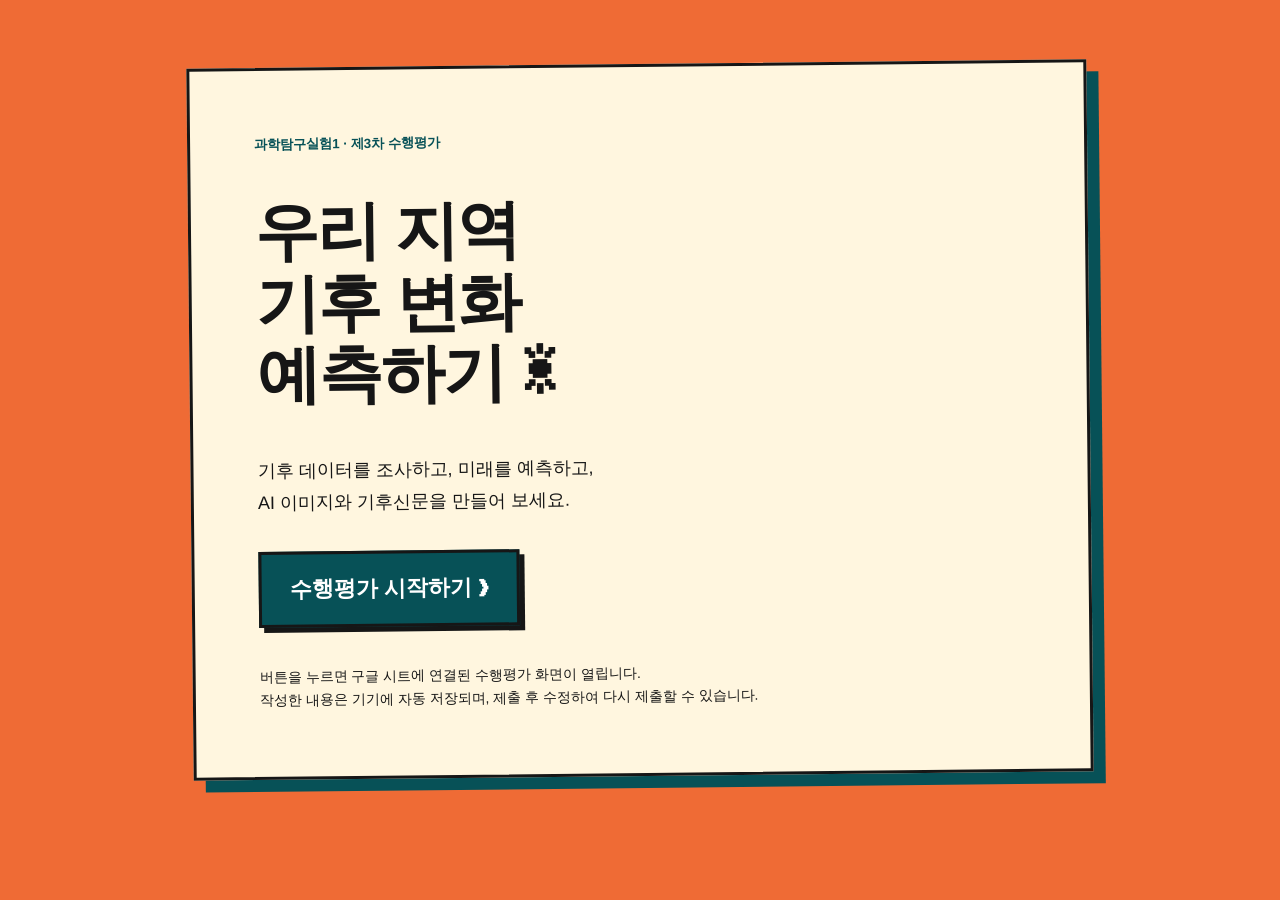
<file: index.html>
<!doctype html><html lang="ko"><meta charset="utf-8"><meta name="viewport" content="width=device-width,initial-scale=1"><title>우리 지역 기후 변화 예측하기</title><style>*{box-sizing:border-box}body{margin:0;background:#ef6b35;color:#161616;font-family:Arial,'Malgun Gothic',sans-serif;padding:5vw}main{max-width:900px;margin:auto;background:#fff6df;border:3px solid;padding:clamp(24px,6vw,64px);box-shadow:12px 12px #075157;transform:rotate(-.6deg)}small{font-weight:900;color:#075157}h1{font-size:clamp(36px,6vw,64px);line-height:1.12;letter-spacing:-2px}p{font-size:18px;line-height:1.8}a{display:inline-block;background:#075157;color:white;text-decoration:none;padding:20px 28px;font-weight:900;border:3px solid #161616;box-shadow:5px 5px #161616;font-size:22px;margin:14px 0}footer{font-size:14px;margin-top:24px;line-height:1.7}</style><main><small>과학탐구실험1 · 제3차 수행평가</small><h1>우리 지역<br>기후 변화<br>예측하기 ☀</h1><p>기후 데이터를 조사하고, 미래를 예측하고,<br>AI 이미지와 기후신문을 만들어 보세요.</p><a href="https://script.google.com/macros/s/AKfycbwPl2aTCoMhiIZCM0BkFFidSdwlHX9zQjmwHtHtk_1ppqesOOKCORhgpqfW4weUaY8/exec">수행평가 시작하기 ❯</a><footer>버튼을 누르면 구글 시트에 연결된 수행평가 화면이 열립니다.<br>작성한 내용은 기기에 자동 저장되며, 제출 후 수정하여 다시 제출할 수 있습니다.</footer></main></html>
</file>
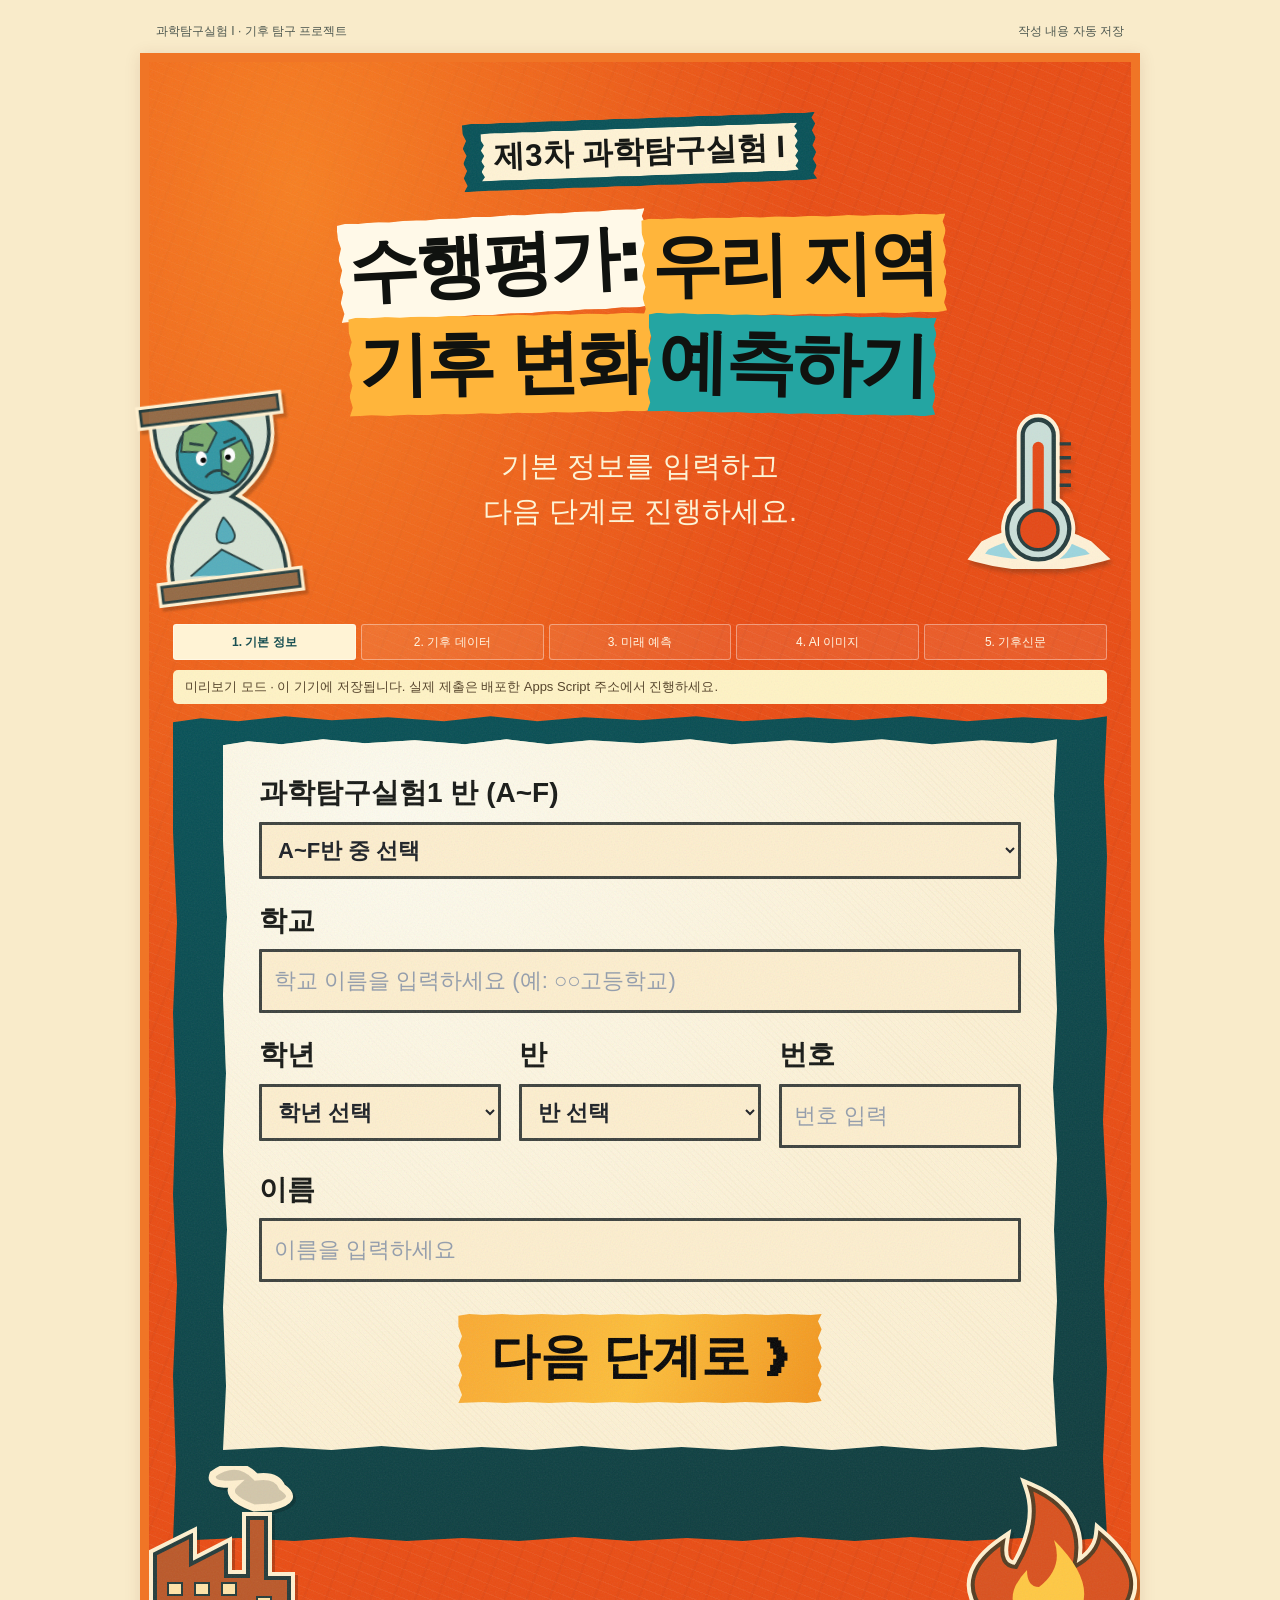
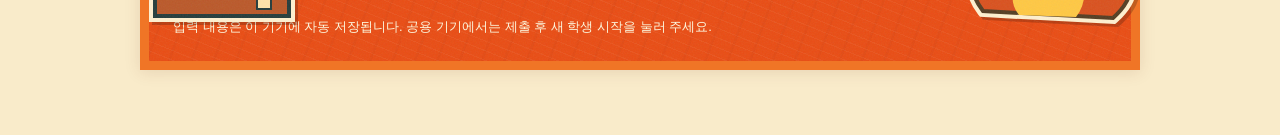
<file: apps-script/Index.html>
<!doctype html>
<html lang="ko">
<head>
  <meta charset="UTF-8">
  <meta name="viewport" content="width=device-width, initial-scale=1">
  <meta name="theme-color" content="#d84716">
  <title>우리 지역 기후 변화 예측하기 · 과학탐구실험 I</title>
  <style>
:root{--orange:#e94c13;--amber:#ffb53b;--teal:#075157;--cream:#fff3d5;--ink:#10120f;--blue:#104c80;--red:#dc3510;--edge:polygon(0 2%,3% 0,7% 1%,12% 0,17% 1%,23% 0,29% 1%,34% 0,39% 1%,44% 0,50% 1%,56% 0,61% 1%,68% 0,73% 1%,79% 0,85% 1%,91% 0,97% 1%,100% 0,99% 8%,100% 17%,99% 27%,100% 38%,99% 49%,100% 59%,99% 69%,100% 79%,99% 90%,100% 98%,96% 100%,91% 99%,85% 100%,79% 99%,73% 100%,67% 99%,61% 100%,55% 99%,49% 100%,43% 99%,37% 100%,31% 99%,25% 100%,19% 99%,13% 100%,7% 99%,0 100%,1% 91%,0 80%,1% 69%,0 58%,1% 47%,0 36%,1% 25%,0 14%)}
*{box-sizing:border-box}body{margin:0;background:#f9ebca;color:var(--ink);font-family:"Malgun Gothic","Apple SD Gothic Neo",sans-serif;line-height:1.55}button,input,select,textarea{font:inherit}button,a,input,select,textarea{-webkit-tap-highlight-color:transparent}button{cursor:pointer}button:disabled{cursor:wait;opacity:.6}a{color:var(--blue)}:focus-visible{outline:3px solid #176bbc;outline-offset:4px}.skip{position:fixed;top:-80px;z-index:50;background:white;padding:12px}.skip:focus{top:8px}.utility{max-width:1000px;margin:12px auto;display:flex;justify-content:space-between;gap:10px;padding:0 16px;font-size:12px;color:#4d574f}.shell{max-width:1000px;margin:0 auto 28px;padding:24px 24px 18px;border:9px solid #f07526;background-color:var(--orange);background-image:radial-gradient(ellipse at 15% 8%,#ff9827a8,transparent 43%),repeating-linear-gradient(22deg,#ffffff0b 0 1px,transparent 1px 9px),repeating-linear-gradient(110deg,transparent 0 18px,#aa321215 19px 21px);position:relative;box-shadow:0 2px 15px #6b2c1520;isolation:isolate}.shell:after,.paper:after{content:"";position:absolute;inset:0;pointer-events:none;z-index:2;opacity:.22;background-image:url("data:image/svg+xml,%3Csvg xmlns='http://www.w3.org/2000/svg' width='160' height='160'%3E%3Cfilter id='n'%3E%3CfeTurbulence type='fractalNoise' baseFrequency='.68' numOctaves='3' stitchTiles='stitch'/%3E%3C/filter%3E%3Cpath filter='url(%23n)' opacity='.38' d='M0 0h160v160H0z'/%3E%3C/svg%3E")}.hero{position:relative;padding-bottom:20px;min-height:210px}.course{display:inline-block;background:var(--teal);padding:10px 18px;transform:rotate(-2deg);clip-path:var(--edge);font-size:25px;font-weight:900}.course span{display:block;background:var(--cream);padding:0 13px;clip-path:var(--edge)}h1{position:relative;z-index:3;margin:22px 0 15px;line-height:1.2;letter-spacing:-3px;font-size:clamp(30px,4.75vw,55px);font-weight:1000;max-width:92%}.banner{display:inline-block;padding:6px 10px 9px;clip-path:var(--edge);background:var(--amber);transform:rotate(-1deg)}.banner.white{background:#fff9e8;transform:rotate(-3deg)}.banner.teal{background:#24a5a2;transform:rotate(1deg)}.subtitle{color:#fff6d7;font-size:22px;margin:8px 0;max-width:80%}.mascot{position:absolute;width:158px;height:172px;right:-16px;top:-12px;filter:drop-shadow(2px 4px 2px #45291655);z-index:1}.hero h1 .banner{margin-right:-5px}.toolbar{display:flex;justify-content:flex-end;gap:8px;flex-wrap:wrap}.small-button,.portal{display:inline-flex;align-items:center;justify-content:center;text-decoration:none;padding:8px 14px;border:2px solid #fff6dd;border-radius:8px;background:var(--blue);color:white;font-weight:800;font-size:15px;box-shadow:2px 3px 0 #533c3040}.portal{background:#e94c13}.progress{display:flex;gap:5px;list-style:none;padding:10px 0;margin:0;color:#fff7e4;position:relative;z-index:4}.progress li{flex:1}.progress button{width:100%;padding:8px 3px;background:#ffffff15;border:1px solid #ffffff60;color:inherit;border-radius:3px;font-size:12px}.progress .active{background:var(--cream);color:#184f52;font-weight:900}.progress button:disabled{opacity:1;cursor:default}.teal-frame{background-color:var(--teal);background-image:repeating-linear-gradient(130deg,transparent 0 10px,#ffffff09 10px 16px);padding:15px 15px 10px;clip-path:var(--edge)}.paper{position:relative;background:var(--cream);background-image:radial-gradient(ellipse at 20% 10%,#fffdf0,transparent 65%),repeating-linear-gradient(45deg,#c7ab7210 0 1px,transparent 1px 5px);padding:20px 20px 23px;margin-bottom:16px;clip-path:var(--edge)}h2{display:table;background:linear-gradient(105deg,#ffc44b,#ffae2c,#ffc568);clip-path:var(--edge);font-size:30px;font-weight:1000;letter-spacing:-1.2px;margin:0 0 12px;padding:3px 16px 5px;line-height:1.4}h3{margin:7px 0;font-size:22px}p{margin:8px 0 14px}.hint{color:#555e69;font-size:15px}.field{display:block;margin-bottom:16px;font-size:21px;font-weight:800}.field input,.field select,.field textarea{display:block;width:100%;margin-top:7px}.field.inline{display:flex;align-items:center;gap:16px}.field.inline input{margin:0;flex:1;min-width:0}input,select,textarea{border:1.5px solid #707d86;background:#fffefb;border-radius:6px;padding:11px 13px;color:#171b20;font-size:18px;min-width:0}textarea{resize:vertical;min-height:125px;width:100%;line-height:1.65;font-weight:400}input::placeholder,textarea::placeholder{color:#929cab;opacity:1;font-weight:400}.grid3{display:grid;grid-template-columns:repeat(3,1fr);gap:18px}.grid2{display:grid;grid-template-columns:1.2fr 1fr;gap:14px}.meta{display:flex;gap:14px;margin-bottom:18px}.meta span{flex:1;border:1px solid #97a3ac;background:#fffdf9;border-radius:5px;padding:8px 14px;text-align:center;font-weight:800;font-size:18px}.example{background:#fffaf0;border:1px solid #c8b99c;border-radius:12px;padding:10px}.example h3{background:var(--amber);clip-path:var(--edge);display:table;padding:4px 10px;font-size:21px}.sample-table{border-collapse:collapse;width:100%;font-size:12px;background:white;text-align:center}.sample-table td,.sample-table th{border:1px solid #bac4cc;padding:4px}.sample-table th{background:#e9eef0}.upload{position:relative;border:3px dashed #19b6e4;border-radius:9px;min-height:210px;background:#fff;display:flex;flex-direction:column;align-items:center;justify-content:center;text-align:center;padding:20px;cursor:pointer;color:#103b78;overflow:hidden}.upload input{position:absolute;width:1px;height:1px;opacity:0}.upload:focus-within{outline:3px solid #176bbc;outline-offset:3px}.upload svg{width:88px;height:84px;margin-bottom:10px}.upload strong{font-size:20px}.upload small{color:#30373b;margin-top:8px}.upload img{max-width:100%;max-height:260px;object-fit:contain;margin-bottom:10px}.upload.large{min-height:285px}.file-note{font-size:12px;margin:5px 0;color:#545953}.file-remove{background:none;border:0;text-decoration:underline;color:#8a2716;padding:5px}.year-scroll{overflow-x:auto;margin-bottom:8px}.year-table{border-collapse:separate;border-spacing:0;width:100%;table-layout:fixed;border:1px solid #c2b293;border-radius:6px;overflow:hidden;min-width:660px;font-size:12px;text-align:center}.year-table th,.year-table td{border-right:1px solid #c2b293;border-bottom:1px solid #c2b293;padding:4px 2px}.year-table th:first-child{width:75px}.year-table input{width:100%;padding:7px 2px;border:1px solid #a6a08d;border-radius:3px;font-size:13px;text-align:center}.unit{text-align:right;margin:0;font-size:13px}.chart-example{position:relative;background:white;border:1px solid #cbbfaa;padding:8px;border-radius:8px}.chart-example svg{width:100%;height:160px}.stamp{position:absolute;inset:42% 5% auto;border:4px solid #eb2819;font-size:clamp(20px,3.6vw,39px);font-weight:1000;color:#eb2819;transform:rotate(-1deg);text-align:center;background:#ffffffb8}.trend{display:grid;grid-template-columns:repeat(3,1fr);gap:10px;border:0;padding:0;margin:8px 0}.trend legend{font-size:21px;font-weight:900;margin-bottom:10px}.trend label{display:flex;align-items:center;gap:7px;background:#fffdfa;border:1px solid #8998a7;border-radius:6px;padding:10px;font-weight:800;font-size:16px;cursor:pointer}.trend label:has(input:checked){border:2px solid #e73c1a;color:#da361b;background:#fff8eb}.trend input{accent-color:#e73c1a;width:19px;height:19px}.trend b{font-size:27px}.question{margin:15px 0}.question label{display:flex;align-items:center;gap:12px;font-size:21px;font-weight:900;margin-bottom:9px}.number{flex:none;display:inline-grid;place-items:center;background:#df390e;border:2px solid #fff8da;border-radius:50%;color:white;font-size:26px;width:44px;height:44px}.think{float:right;background:#ffe39d;border:3px solid #fffdf0;border-radius:20px;padding:12px;width:260px;box-shadow:2px 4px 0 #74623122;font-size:14px;transform:rotate(1deg)}.think strong{display:table;background:var(--teal);color:white;padding:3px 8px;margin-top:-23px;margin-bottom:8px}.checks{display:grid;gap:5px;margin-top:12px;clear:both}.check{display:flex;align-items:flex-start;gap:12px;font-size:16px;padding:7px 9px;background:#ffffff6e;border-radius:4px;cursor:pointer}.check input{width:21px;height:21px;flex:none;accent-color:var(--teal);margin:2px 0}.future-row{display:grid;grid-template-columns:160px 1fr;gap:13px}.future-row .field{font-size:17px;background:#e3f3fa;padding:8px;border-radius:7px}.prompt-example{background:#dff0f6;border:1px solid #9fd7e9;padding:17px;border-radius:10px;font-size:21px;font-weight:800}.prompt-label{background:#ff4651;color:white;padding:4px 12px;display:table;margin-top:12px;font-size:21px;font-weight:900;clip-path:var(--edge)}.prompt-field{border:2px solid #ff6670}.essay textarea{min-height:210px}.newspaper{border:2px solid #b5a079;padding:12px;box-shadow:4px 4px 0 #c3b79a;position:relative;background:repeating-linear-gradient(0deg,#fffaee 0 30px,#cfbd9820 30px 31px)}.newspaper h3{font-size:29px;text-align:center;border-top:2px solid;border-bottom:2px solid;padding:7px;margin-top:0}.nav{display:flex;align-items:center;justify-content:center;gap:26px;padding:8px 8px 15px;position:relative}.nav button{font-weight:1000;border:0;clip-path:var(--edge);filter:drop-shadow(2px 3px 2px #0005);line-height:1.2}.next{background:linear-gradient(110deg,#fca92c,#ffbe35,#f49317);padding:13px 33px 17px;font-size:40px}.back{background:var(--cream);font-size:20px;padding:13px 20px}.decor-bottom{position:absolute;width:88px;height:95px;bottom:0;right:-11px;pointer-events:none}.cover .hero{text-align:center;padding-top:32px;padding-bottom:72px}.cover .course{font-size:31px}.cover h1{max-width:100%;font-size:clamp(37px,6.2vw,70px);margin:30px 0}.cover .subtitle{max-width:100%;font-size:29px}.cover .mascot{top:210px;right:-7px;width:155px;height:175px}.cover .teal-frame{padding:23px 50px 75px;background:linear-gradient(160deg,var(--teal),#103b3c)}.cover .paper{padding:32px 36px}.cover .field{font-size:28px;margin-bottom:20px}.cover input,.cover select{border:3px solid #383d39;border-radius:1px;background:#fff0cf;padding:12px;font-size:22px}.cover .nav{margin-top:24px}.cover .next{font-size:49px}.completion{text-align:center;padding:35px 20px}.completion h2{display:table;margin:15px auto}.completion .success-icon{font-size:70px;color:var(--teal)}.completion dl{display:grid;grid-template-columns:1fr 2fr;text-align:left;max-width:550px;margin:25px auto;background:#ffffff8c;padding:18px;gap:9px;font-size:15px}.completion dt{font-weight:900}.completion dd{margin:0;overflow-wrap:anywhere}.status-note{font-size:13px;margin:6px 0;color:#314d4d}.mode-note{background:#fff3c5;padding:7px 12px;font-size:13px;color:#534127;border-radius:5px;margin-bottom:12px}.error{border:2px solid #dc3510;background:#fff0e9;color:#92270e;padding:13px;margin:10px 0;border-radius:5px}.error a{color:inherit}.invalid{border-color:#dc3510!important}dialog{border:0;padding:0;background:transparent;max-width:650px;width:calc(100% - 32px);max-height:90vh;overflow-y:auto;box-shadow:6px 10px 25px #0006}dialog::backdrop{background:#0009}.modal-paper{background:var(--cream);padding:26px;position:relative}.modal-paper h2{font-size:30px;margin-right:25px}.modal-close{position:absolute;right:12px;top:8px;font-size:31px;background:none;border:0}.guide{list-style:none;padding:0;counter-reset:guide}.guide li{counter-increment:guide;position:relative;padding-left:47px;margin:18px 0;font-size:17px;font-weight:700}.guide li:before{content:counter(guide);position:absolute;left:0;top:0;border-radius:50%;background:#ec390f;color:white;width:34px;height:34px;text-align:center;font-size:23px;font-weight:900}.guide .crumbs{display:flex;gap:5px;flex-wrap:wrap;margin:8px 0}.crumbs span{background:white;border:1px solid #a9b6bc;border-radius:5px;padding:5px 9px;font-size:14px}.modal-actions{display:flex;gap:12px;justify-content:center;margin-top:22px}.modal-actions button{border:0;padding:12px 20px;border-radius:5px;font-weight:900;background:#e4e2d9;font-size:19px}.modal-actions .confirm{background:var(--teal);color:white}#toast{position:fixed;bottom:22px;left:50%;transform:translateX(-50%);background:#163e40;color:white;padding:12px 18px;border-radius:7px;z-index:30;display:none;max-width:90%;font-size:14px}.recovery{margin:14px auto;max-width:550px}.recovery summary{cursor:pointer;font-size:14px}.recovery code{display:block;overflow-wrap:anywhere;background:white;font-size:13px;padding:10px;user-select:all}.busy{position:fixed;inset:0;background:#fff5dcda;z-index:40;display:grid;place-items:center;text-align:center}.busy strong{font-size:25px;display:block}.busy .spinner{width:45px;height:45px;margin:0 auto 18px;border:5px solid #b8d9d8;border-top-color:var(--teal);border-radius:50%;animation:spin 1s linear infinite}@keyframes spin{to{transform:rotate(360deg)}}
.paper,.teal-frame{clip-path:polygon(0 6px,3% 2px,7% 5px,12% 0,17% 4px,23% 1px,29% 5px,34% 0,39% 5px,44% 1px,50% 4px,56% 0,61% 5px,68% 1px,73% 4px,79% 0,85% 5px,91% 1px,97% 4px,100% 0,calc(100% - 3px) 8%,100% 17%,calc(100% - 3px) 27%,100% 38%,calc(100% - 4px) 49%,100% 59%,calc(100% - 3px) 69%,100% 79%,calc(100% - 4px) 90%,100% calc(100% - 4px),96% 100%,91% calc(100% - 3px),85% 100%,79% calc(100% - 4px),73% 100%,67% calc(100% - 4px),61% 100%,55% calc(100% - 3px),49% 100%,43% calc(100% - 4px),37% 100%,31% calc(100% - 3px),25% 100%,19% calc(100% - 4px),13% 100%,7% calc(100% - 3px),0 100%,3px 91%,0 80%,4px 69%,0 58%,3px 47%,0 36%,4px 25%,0 14%)}.environment{display:flex;justify-content:space-between;align-items:flex-end;margin:-75px -30px -20px;position:relative;pointer-events:none}.environment svg{width:180px;height:165px;filter:drop-shadow(3px 3px 0 #0003)}.cover .hourglass{position:absolute;left:-38px;bottom:4px;width:170px;height:225px;transform:rotate(-7deg);pointer-events:none;filter:drop-shadow(3px 4px 1px #0003)}.cover .hourglass svg{width:100%;height:100%}.cover .mascot{top:320px}
@media(max-width:650px){.cover .hourglass{width:66px;height:92px;left:-8px;bottom:10px}.shell.cover .mascot{top:285px}}
@media(min-width:1100px){body{padding:10px 0 30px}.shell{margin-bottom:35px}}@media(max-width:650px){.utility{font-size:10px;flex-wrap:wrap}.shell{padding:15px 9px 8px;border-width:5px;margin:0 6px 15px}.hero{min-height:185px}.course{font-size:18px;padding:7px 10px}.course span{padding:2px 6px}.mascot{width:85px;height:100px;right:-2px;top:-8px}h1{font-size:32px;letter-spacing:-1.7px;max-width:98%;margin-top:22px}.subtitle{font-size:17px;max-width:100%}.toolbar{justify-content:flex-start}.small-button,.portal{font-size:12px;padding:7px 9px}.progress button{font-size:10px}.teal-frame{padding:10px 8px}.paper{padding:17px 12px}.grid2{grid-template-columns:1fr}.grid3{gap:8px}.field,.question label{font-size:17px}.field.inline{gap:10px;display:block}.field.inline input{margin-top:7px;width:100%}h2{font-size:23px;padding:5px 9px}input,select,textarea{font-size:16px;padding:10px 9px}.meta{gap:7px}.meta span{font-size:12px;padding:8px 5px}.trend{grid-template-columns:1fr;gap:6px}.trend label{font-size:15px;padding:8px 10px}.trend b{font-size:22px}.think{float:none;width:100%;margin:8px 0 22px}.number{width:34px;height:34px;font-size:21px}.question label{gap:7px}.checks .check{font-size:14px;padding:7px}.future-row{grid-template-columns:1fr}.prompt-example{font-size:16px}.newspaper h3{font-size:22px}.nav{gap:12px;padding:8px 0 20px}.next{font-size:28px;padding:12px 19px}.back{font-size:15px;padding:12px}.decor-bottom{width:51px;height:65px;right:-14px;bottom:-9px}.cover .hero{padding:25px 0 40px}.cover .course{font-size:21px}.cover h1{font-size:38px;margin:23px 0}.cover .subtitle{font-size:21px}.cover .mascot{top:212px;width:75px;height:95px}.cover .teal-frame{padding:15px 10px 35px}.cover .paper{padding:23px 16px}.cover .field{font-size:21px}.cover input,.cover select{font-size:16px;padding:10px 7px}.cover .next{font-size:33px}.environment{margin:-35px -15px -10px}.environment svg{width:90px;height:90px}.essay textarea{min-height:210px}.modal-paper{padding:23px 15px}.modal-paper h2{font-size:24px}.guide li{font-size:15px;padding-left:41px}.modal-actions button{font-size:16px;padding:11px 15px}.completion dl{font-size:13px;grid-template-columns:100px 1fr}.year-scroll{padding-bottom:7px}.upload.large{min-height:240px}}@media(prefers-reduced-motion:reduce){*{scroll-behavior:auto!important}.spinner{animation:none!important}}

</style>
</head>
<body>
  <a class="skip" href="#main">본문으로 이동</a>
  <div class="utility"><span>과학탐구실험 I · 기후 탐구 프로젝트</span><span id="saveStatus" role="status">작성 내용 자동 저장</span></div>
  <main id="main" tabindex="-1"></main>
  <dialog id="modal" aria-labelledby="modalTitle"><div id="modalBody"></div></dialog>
  <div id="toast" role="status" aria-live="polite"></div>
  <script>
/* No libraries or reference-image assets. Apps Script bundle uses the same source. */
(() => {
  'use strict';
  const KEY = 'climate-assessment-v1';
  const YEARS = Array.from({length:26}, (_,i) => 2000+i);
  const SLOTS = ['dataTable','graph','aiImage','newspaper'];
  const LABELS = ['기본 정보','기후 데이터','미래 예측','AI 이미지','기후신문'];
  const QUESTIONS = [
    ['그래프에서 어떤 경향이 나타났나요?','시간이 지날수록 우리 지역의 평균기온은 ~하는 경향을 보였다.'],
    ['앞으로 어떻게 변할 것으로 예상하나요?','따라서 앞으로 우리 지역의 평균기온은 ~할 것으로 예상한다.'],
    ['그렇게 생각한 근거를 그래프에서 찾아 쓰세요.','그 이유는 그래프에서 ~이 나타났기 때문이다.'],
    ['내가 한 예측이 반드시 맞는다고 할 수 있을까요? 그 이유를 쓰세요.','']
  ];
  const DATA_CHECKS = [
    '조사한 지역과 2000~2025년 연평균 기온 자료를 정확하게 확인했나요?',
    '기상청에서 받은 자료의 연평균 기온 값을 빠짐없이 입력했나요?',
    '입력한 데이터를 이용해 연도에 따른 기온 변화 그래프를 완성했나요?',
    '그래프를 보고 기온이 상승 / 하강 / 뚜렷한 변화 없음 중 어디에 해당하는지 판단했나요?',
    '그래프의 경향을 근거로 미래 기후 변화와 그 이유를 작성했나요?'
  ];
  const FINAL_CHECKS = [
    '그래프에서 나타난 기온 변화 경향을 작성했나요?',
    '그래프를 근거로 미래 기후 변화를 예측하고 이유를 설명했나요?',
    '내 예측의 한계 또는 반드시 맞는 것은 아닌 이유를 작성했나요?',
    '미래 연도, 기후 변화, 지역 모습 변화를 반영한 AI 이미지 프롬프트를 작성했나요?',
    '생성한 AI 이미지를 업로드하고, 내 데이터 분석·예측 내용과 맞는지 확인했나요?'
  ];
  const portal = 'https://data.kma.go.kr/stcs/grnd/grndTaList.do?pgmNo=70';
  const online = Boolean(window.google && google.script && google.script.run);
  const main = document.querySelector('#main');
  const modal = document.querySelector('#modal');
  let state, db, busy = false, previewUrls = [], debounce, dbFailure = false;
  const sessionImages = new Map();
  const makeId = () => crypto.randomUUID ? crypto.randomUUID() : Array.from(crypto.getRandomValues(new Uint8Array(16)),x=>x.toString(16).padStart(2,'0')).join('');
  const fresh = () => ({version:1,id:makeId(),token:makeId()+makeId(),step:1,view:'form',fields:{},temperatures:{},checks:{data:[],final:[]},files:{},receipt:null,dirty:false,clientUpdatedAt:null});
  const esc = v => String(v ?? '').replace(/[&<>"']/g,c=>({'&':'&amp;','<':'&lt;','>':'&gt;','"':'&quot;',"'":'&#39;'}[c]));
  try { const saved=JSON.parse(localStorage.getItem(KEY)); state=saved && saved.version===1 && saved.id && saved.token ? saved : fresh(); }
  catch (_) { state=fresh(); }
  state.fields ||= {};state.files ||= {};state.checks ||= {data:[],final:[]};state.temperatures ||= {};
  const fmt = v => v ? new Intl.DateTimeFormat('ko-KR',{timeZone:'Asia/Seoul',dateStyle:'medium',timeStyle:'medium'}).format(new Date(v)) : '아직 제출하지 않았어요';
  function persist(changed=true) {
    if(changed){state.clientUpdatedAt=new Date().toISOString();state.dirty=true;const notice=[...document.querySelectorAll('.mode-note')].find(x=>x.textContent.includes('최종 제출:'));if(notice&&state.receipt)notice.textContent='제출 후 수정 중 · 다시 제출해야 선생님께 반영됩니다. 최종 제출: '+fmt(state.receipt.updatedAt);}
    try {localStorage.setItem(KEY,JSON.stringify(state));document.querySelector('#saveStatus').textContent=state.clientUpdatedAt ? '이 기기에 저장됨 · '+fmt(state.clientUpdatedAt) : '작성 내용 자동 저장';}
    catch(_){document.querySelector('#saveStatus').textContent='이 기기에 저장할 수 없어요. 브라우저 저장 공간을 확인하세요.';}
  }
  function openDB(){return new Promise((resolve,reject)=>{const req=indexedDB.open('climate-assessment-images-v1',1);req.onupgradeneeded=()=>req.result.createObjectStore('images');req.onsuccess=()=>resolve(req.result);req.onerror=()=>reject(req.error);});}
  async function imageStore(action,slot,file){
    const sessionKey=state.id+':'+slot;
    if(action==='get' && sessionImages.has(sessionKey))return sessionImages.get(sessionKey);
    if(action==='delete')sessionImages.delete(sessionKey);
    if(!db)throw new Error('이미지를 저장할 수 없어요. 브라우저에서 사이트 저장 공간을 허용하세요.');
    return new Promise((resolve,reject)=>{const tx=db.transaction('images',action==='get'?'readonly':'readwrite'),s=tx.objectStore('images'),key=state.id+':'+slot;const req=action==='get'?s.get(key):action==='put'?s.put(file,key):s.delete(key);let value;req.onsuccess=()=>{value=req.result;};tx.oncomplete=()=>resolve(value);tx.onerror=()=>reject(tx.error);tx.onabort=()=>reject(tx.error);});
  }
  const rpc = (name,arg) => new Promise((resolve,reject)=>{google.script.run.withSuccessHandler(resolve).withFailureHandler(e=>reject(new Error(e.message||String(e))))[name](arg);});
  function toast(msg){const t=document.querySelector('#toast');t.textContent=msg;t.style.display='block';clearTimeout(debounce);debounce=setTimeout(()=>t.style.display='none',4200);}
  function character(kind='earth') {
    const eye='<ellipse cx="69" cy="78" rx="8" ry="12" fill="white"/><ellipse cx="111" cy="78" rx="8" ry="12" fill="white"/><circle cx="72" cy="81" r="4" fill="#111"/><circle cx="108" cy="81" r="4" fill="#111"/><path d="M73 110q17-18 34 0" fill="#e64f23" stroke="#171d21" stroke-width="4"/><path d="M59 61l15 4m30 0l15-4" stroke="#171d21" stroke-width="4"/><ellipse cx="54" cy="98" rx="9" ry="4" fill="#ed805b"/><ellipse cx="128" cy="98" rx="9" ry="4" fill="#ed805b"/>';
    if(kind==='thermo')return '<svg viewBox="0 0 180 190" aria-hidden="true"><path d="M30 162q60-32 120 0l14 13q-73 20-144 0z" fill="#9bd5de" stroke="#fff1d6" stroke-width="12"/><path d="M74 111V34a18 18 0 0136 0v77a36 36 0 11-36 0z" fill="#dbf0e8" stroke="#fff3d8" stroke-width="14"/><path d="M74 111V34a18 18 0 0136 0v77a36 36 0 11-36 0z" fill="#cadfd8" stroke="#253d3e" stroke-width="5"/><path d="M92 48v80" stroke="#e44816" stroke-width="13" stroke-linecap="round"/><circle cx="92" cy="144" r="23" fill="#e44816" stroke="#253d3e" stroke-width="4"/><path d="M117 44h13m-13 16h13m-13 16h13m-13 16h13" stroke="#253d3e" stroke-width="4"/></svg>';
    return '<svg viewBox="0 0 180 190" aria-hidden="true"><path d="M40 156q45-18 100 0l19 19q-78 14-139-1z" fill="#80c8d3" stroke="#fff3d9" stroke-width="9"/><circle cx="90" cy="84" r="69" fill="#2a91a1" stroke="#fff5dd" stroke-width="12"/><circle cx="90" cy="84" r="68" fill="#2a91a1" stroke="#203b3f" stroke-width="4"/><path d="M41 38l23-12 21 9-4 21-25 10-19-10zm56-17l31 12 16 26-22 6-13-18-23-4zm-51 82l23-11 20 17-6 30-12 9-9-20zm56 24l13-26 22-3 8 19-18 22z" fill="#77ad68" stroke="#24474a" stroke-width="2"/>'+eye+'<path d="M25 90q-20 27-3 30q17-1 3-30m116-52q-14 23 0 25q14-2 0-25m8 98q-14 23 0 25q14-2 0-25" fill="#b8e6eb" stroke="#fff4db" stroke-width="5"/><path d="M53 140l-7 20m81-20 7 20" stroke="#28484b" stroke-width="8" stroke-linecap="round"/>'+(kind==='news'?'<path d="M51 119l39 10 39-10-6 54-33 10-33-10z" fill="#fff6dc" stroke="#263639" stroke-width="3"/><text x="65" y="148" font-size="16" font-weight="900">NEWS</text><path d="M63 155h52m-50 6h48m-46 6h44" stroke="#263639" stroke-width="2"/>':'')+'</svg>';
  }
  const cloud = '<svg viewBox="0 0 100 90" aria-hidden="true"><path d="M24 66C0 64 3 37 23 36C27 3 69 4 73 32C99 32 103 66 80 68" fill="none" stroke="#5c6876" stroke-width="8" stroke-linecap="round"/><path d="M50 73V38m-14 15 14-15 14 15" fill="none" stroke="#5c6876" stroke-width="8" stroke-linecap="round"/><path d="M79 12l5-10m4 21 8-7" stroke="#ee461c" stroke-width="4" stroke-linecap="round"/></svg>';
  const environment = '<div class="environment" aria-hidden="true"><svg viewBox="0 0 180 165"><path d="M12 150V88l36-18v28l35-18v30h22V52h18v60h23v38z" fill="#ba5829" stroke="#fff0cf" stroke-width="12"/><path d="M12 150V88l36-18v28l35-18v30h22V52h18v60h23v38z" fill="#ba5829" stroke="#253c3b" stroke-width="4"/><path d="M111 42Q79 30 92 18q-27 2-22-10 24-17 43 3 21-3 26 10 19 13-10 20z" fill="#d2c6aa" stroke="#fff0cf" stroke-width="7"/><path d="M25 117h14v12H25zm27 0h14v12H52zm27 0h14v12H79zm35 14h14v12h-14z" fill="#ffe4a9" stroke="#253c3b" stroke-width="2"/></svg><svg viewBox="0 0 180 165"><path d="M26 145Q-2 109 46 76q-4 24 13 25 26-44 14-79 57 24 44 79 24-13 26-33 55 47 13 84z" fill="#d9511e" stroke="#fff0cf" stroke-width="12"/><path d="M26 145Q-2 109 46 76q-4 24 13 25 26-44 14-79 57 24 44 79 24-13 26-33 55 47 13 84z" fill="#d9511e" stroke="#543d22" stroke-width="4"/><path d="M62 149q-16-20 8-45 0 17 12 17 25-19 15-47 46 46 22 77z" fill="#ffc843"/></svg></div>';
  const hourglass = '<div class="hourglass" aria-hidden="true"><svg viewBox="0 0 180 245"><path d="M28 27h124v23q0 43-49 73 49 31 49 79v18H28v-18q0-48 49-79-49-30-49-73z" fill="#d7e4d5" stroke="#fff0cf" stroke-width="12"/><path d="M28 27h124v23q0 43-49 73 49 31 49 79v18H28v-18q0-48 49-79-49-30-49-73z" fill="#d7e4d5" stroke="#253e3e" stroke-width="4"/><circle cx="90" cy="76" r="41" fill="#3096a3" stroke="#253e3e" stroke-width="3"/><path d="M59 47l25-9 11 14-13 20-28-4zm38 25l24-9 8 20-20 25-14-10z" fill="#7bac70" stroke="#253e3e" stroke-width="2"/><ellipse cx="75" cy="78" rx="6" ry="8" fill="white"/><ellipse cx="106" cy="78" rx="6" ry="8" fill="white"/><circle cx="77" cy="80" r="3"/><circle cx="104" cy="80" r="3"/><path d="M77 99q13-12 26 0m-39-39 15 4m22 0 14-4" stroke="#253e3e" stroke-width="3" fill="none"/><path d="M91 144q-20 28 0 29 20-1 0-29m-43 60 37-25 49 33" fill="#55adbc" stroke="#253e3e" stroke-width="2"/><path d="M15 19h150v16H15zm0 193h150v17H15z" fill="#936944" stroke="#fff0cf" stroke-width="10"/><path d="M15 19h150v16H15zm0 193h150v17H15z" fill="#936944" stroke="#253e3e" stroke-width="3"/></svg></div>';
  const chart = '<svg viewBox="0 0 450 170" role="img" aria-label="예시 그래프. 제출할 데이터가 아닙니다"><path d="M35 10v133h390M35 40h390M35 75h390M35 110h390" stroke="#bfc7cb" fill="none"/><polyline points="35,103 65,105 95,91 125,101 155,88 185,105 215,104 245,87 275,76 305,82 335,59 365,65 395,39 425,53" fill="none" stroke="#47af58" stroke-width="3"/><text x="35" y="162" font-size="12">2000</text><text x="211" y="162" font-size="12">연도</text><text x="393" y="162" font-size="12">2025</text><text x="2" y="15" font-size="12">°C</text></svg>';
  function field(name,label,placeholder='',type='text',opts='') {
    const val=state.fields[name]||'';
    return `<label class="field" for="${name}">${label}<input id="${name}" data-field="${name}" type="${type}" value="${esc(val)}" placeholder="${esc(placeholder)}" ${opts} required></label>`;
  }
  function select(name,label,values,placeholder){return `<label class="field" for="${name}">${label}<select id="${name}" data-field="${name}" required><option value="">${placeholder}</option>${values.map(v=>`<option value="${esc(v)}" ${state.fields[name]===String(v)?'selected':''}>${esc(v)}</option>`).join('')}</select></label>`;}
  const text = (name,placeholder='') => `<textarea id="${name}" data-field="${name}" ${name==='imageReason'?'aria-label="이 이미지를 만든 이유"':''} placeholder="${esc(placeholder)}" maxlength="8000" required>${esc(state.fields[name])}</textarea>`;
  const question = (n,name,label,hint='') => `<div class="question"><label for="${name}"><span class="number">${n}</span>${label}</label>${text(name,hint)}</div>`;
  function checks(group,items){return `<div class="checks">${items.map((x,i)=>`<label class="check"><input type="checkbox" data-check="${group}" data-index="${i}" ${state.checks[group]?.[i]?'checked':''}><span>${x}</span></label>`).join('')}</div>`;}
  function upload(slot,label,large=false){const f=state.files[slot];return `<div><label class="upload ${large?'large':''}" data-drop="${slot}"><input type="file" accept="image/png,image/jpeg" data-upload="${slot}" aria-label="${label}"><span class="file-preview" data-preview="${slot}">${cloud}</span><strong>${f?esc(f.name)+' · 클릭하여 바꾸기':label}</strong><small>JPG, PNG · 파일당 최대 5MB</small></label>${f?`<button type="button" class="file-remove" data-remove="${slot}">파일 제거</button>`:''}<p class="file-note">${f?f.remote?'Drive에 저장된 이미지':f.localPersistent===false?'현재 창에만 사진 보관 중 · 새로고침하지 마세요':'기기에 임시 보관 중 · 최종 제출 시 저장':'클릭하거나 이미지를 끌어 놓으세요.'}</p></div>`;}
  function sampleTable(){return `<table class="sample-table"><caption>자료표 캡처 예시 (값은 예시입니다)</caption><thead><tr><th>년도</th><th>지점</th><th>평균기온(°C)</th><th>평균최저</th><th>평균최고</th></tr></thead><tbody>${[11.4,11.1,11.4,11.2,11.9].map((v,i)=>`<tr><td>${2000+i}</td><td>203</td><td>${v}</td><td>${(v-4.5).toFixed(1)}</td><td>${(v+6).toFixed(1)}</td></tr>`).join('')}</tbody></table>`;}
  function yearsTable(years){return `<div class="year-scroll" tabindex="0" aria-label="연평균 기온 입력표. 작은 화면에서는 가로로 스크롤하세요"><table class="year-table"><thead><tr><th>년도</th>${years.map(y=>`<th scope="col">${y}</th>`).join('')}</tr></thead><tbody><tr><th scope="row">평균기온(°C)</th>${years.map(y=>`<td><input type="number" inputmode="decimal" step="0.1" min="-60" max="60" data-year="${y}" value="${esc(state.temperatures[y])}" aria-label="${y}년 연평균 기온" required></td>`).join('')}</tr></tbody></table></div>`;}
  function pageContent(step){
    if(step===1)return `<section class="paper">${select('courseClass','과학탐구실험1 반 (A~F)',['A','B','C','D','E','F'],'A~F반 중 선택')}${field('school','학교','학교 이름을 입력하세요 (예: ○○고등학교)','text','maxlength="100"')}<div class="grid3">${select('grade','학년',['1','2','3'],'학년 선택')}${select('classNumber','반',Array.from({length:30},(_,i)=>String(i+1)),'반 선택')}${field('studentNumber','번호','번호 입력','number','min="1" max="99" step="1"')}</div>${field('name','이름','이름을 입력하세요','text','maxlength="50"')}<div class="nav"><button class="next" type="button" data-next>다음 단계로 ❯</button></div></section>`;
    if(step===2)return `<section class="paper"><h2>1. 우리 지역의 기후 데이터 찾기</h2>${field('region','조사 지역','예: 이천시','text','maxlength="100"')}<div class="meta"><span>조사할 기후 요소　연평균 기온</span><span>자료 기간　2000~2025년</span></div><h2>2. 자료 제출</h2><button class="small-button" type="button" data-guide>▣ 자료 찾기 &amp; 제출방법 보기 ❯</button><div class="grid2" style="margin-top:12px"><div class="example"><h3>자료 표 캡처 예시</h3>${sampleTable()}<p class="hint">선택한 지역과 기간이 보이게 캡처하세요.</p></div><div class="example"><h3>▧ 자료 표 캡처 사진 제출</h3>${upload('dataTable','캡처한 사진을 업로드하세요.')}</div></div><h2 style="margin-top:18px">3. 연평균 기온</h2><p class="unit">(단위: °C)</p>${yearsTable(YEARS.slice(0,13))}${yearsTable(YEARS.slice(13))}<h2 style="margin-top:20px">4. 기후 변화 그래프</h2><div class="grid2"><div class="chart-example"><p class="hint">기온 변화 그래프 · 2000~2025년</p>${chart}<span class="stamp">캡처본 제출 양식</span></div><div class="example"><h3>▥ 그래프 캡처 사진 제출</h3>${upload('graph','캡처한 사진을 업로드하세요.')}</div></div><fieldset class="trend"><legend>기온 변화 경향은?</legend>${[['상승한다','↗'],['하강한다','↘'],['뚜렷한 변화가 없다','→']].map(([t,s])=>`<label><input type="radio" name="trend" data-field="trend" value="${t}" ${state.fields.trend===t?'checked':''}><b>${s}</b> ${t}</label>`).join('')}</fieldset></section>`;
    if(step===3)return `<section class="paper"><aside class="think"><strong>생각 도움말</strong>미래에는 지금까지와 다른 변화가 나타날 수도 있고, 기후에는 다양한 요인이 영향을 줄 수 있습니다.</aside><h2>1. 미래 기후 예측하기</h2><div style="clear:both">${QUESTIONS.map(([q,h],i)=>question(i+1,'prediction'+(i+1),q,h)).join('')}</div></section><section class="paper"><h2>2. 데이터 확인하기</h2>${checks('data',DATA_CHECKS)}</section>`;
    if(step===4)return `<section class="paper"><h2>1. 어떤 미래 모습을 만들까요?</h2><p>내가 예측한 미래 기후를 그림으로 표현한다면 어떤 모습일까요?</p><div class="future-row">${field('futureYear','미래 연도','2XXX년','number','min="2000" max="2999" step="1"')}${field('climateChange','기후 변화','예) 평균기온이 상승하여, 여름이 더 길어지고 …','text','maxlength="1000"')}</div><label class="field" for="landscape">지역 모습의 변화${text('landscape','예) 폭염으로 인해 그늘막이 늘어나고, 하천의 수량이 줄어 …')}</label><h2>2. AI 이미지 프롬프트 만들기</h2><p>아래 문장을 참고하여, AI 이미지 생성용 프롬프트를 완성해 보세요.</p><div class="prompt-example">2XXX년 ${esc(state.fields.region||'○○')} 지역의 모습.<br>평균기온이 [변화]하여 [지역 변화]한 모습이 나타나고 있다.<br>실제 지역신문에 사용되는 사진처럼 표현해 줘.</div><label class="field" for="prompt"><span class="prompt-label">✎ 학생 작성 프롬프트</span>${text('prompt','AI 이미지 생성을 위한 프롬프트를 직접 작성해 주세요.')}</label><h2>3. 생성한 이미지</h2>${upload('aiImage','생성한 AI 이미지를 업로드하세요.',true)}<h2 style="margin-top:16px">4. 이 이미지를 만든 이유</h2><label class="field" for="imageReason">${text('imageReason','내가 분석한 기후 데이터를 바탕으로 이 이미지를 만든 이유와, 어떤 미래 모습을 표현하고 싶었는지 자세히 작성해 보세요.')}</label></section>`;
    return `<section class="paper"><h2>1. 우리 지역 기후 신문 만들기</h2><div class="example"><strong>신문 기사 제목, 과거 기후 데이터 분석, [2.에서 만든 그래프],<br>미래 우리 지역 기후 예측, [4.에서 만든 사진]을 통합하여 AI로 신문을 만들어봅시다.</strong></div><div class="newspaper" style="margin-top:13px"><h3>완성한 AI 기후신문 파일 제출</h3>${upload('newspaper','학생이 만든 AI 기후신문 업로드',true)}</div></section><section class="paper essay"><h2>2. 논술형 작성하기</h2>${question(1,'essay1','이렇게 예측한 과학적 근거를 작성하시오.','그래프와 기후 데이터에서 나타난 경향을 바탕으로 왜 이렇게 예측했는지 자세히 써 보세요.')}${question(2,'essay2','예측할 때 고려해야 할 점을 작성하시오.','미래 예측의 한계, 다양한 기후 요인, 앞으로 달라질 수 있는 점 등을 생각해 써 보세요.')}</section><section class="paper"><h2>3. 데이터 확인하기</h2>${checks('final',FINAL_CHECKS)}</section>`;
  }
  function hero(step){const titles=['','<span class="banner white">수행평가:</span><span class="banner">우리 지역</span><br><span class="banner">기후 변화</span><span class="banner teal">예측하기</span>','<span class="banner white">2단계:</span><span class="banner">기후</span><span class="banner teal">데이터</span><span class="banner">찾기</span>','<span class="banner white">3단계:</span><span class="banner">미래 기후</span><br><span class="banner teal">예측하기</span>','<span class="banner white">4단계:</span><span class="banner">AI로</span><span class="banner teal">미래 우리 지역 모습 만들기</span>','<span class="banner white">5단계:</span><span class="banner">미래 기후신문</span><span class="banner teal">만들기</span>'];const subtitles=['','기본 정보를 입력하고<br>다음 단계로 진행하세요.','기상청 자료를 찾아 입력하고 그래프를 완성해보세요.','그래프를 바탕으로 우리 지역의 미래 기후를 예측해보세요.','내가 예측한 미래 기후를 AI 이미지로 표현해 봅시다.','지금까지 분석하고 예측한 내용을 바탕으로<br>우리 지역의 미래 기후신문을 완성해보세요.'];return `<header class="hero"><div class="course"><span>제3차 과학탐구실험 I</span></div><div class="mascot">${character(step===5?'news':'earth')}</div><h1>${titles[step]}</h1><p class="subtitle">${subtitles[step]}</p>${step===2?`<div class="toolbar"><button class="small-button" type="button" data-guide>자료 찾는 법 보기 ❯</button><a class="portal" href="${portal}" target="_blank" rel="noopener noreferrer">기상자료개방포털 바로가기 ❯</a></div>`:''}</header>`;}
  function render(){
    previewUrls.forEach(URL.revokeObjectURL);previewUrls=[];
    const step=Math.min(5,Math.max(1,Number(state.step)||1));state.step=step;
    if(state.view==='complete'){renderComplete();return;}
    main.innerHTML=`<div class="shell ${step===1?'cover':''}">${hero(step)}<ol class="progress" aria-label="작성 단계">${LABELS.map((x,i)=>`<li><button type="button" data-step="${i+1}" ${i+1>step?'disabled':''} class="${i+1===step?'active':''}" ${i+1===step?'aria-current="step"':''}>${i+1}. ${x}</button></li>`).join('')}</ol>${!online?'<div class="mode-note">미리보기 모드 · 이 기기에 저장됩니다. 실제 제출은 배포한 Apps Script 주소에서 진행하세요.</div>':''}${state.receipt?`<div class="mode-note">${state.dirty?'제출 후 수정 중 · 다시 제출해야 선생님께 반영됩니다.':'제출한 내용을 확인하고 있어요.'} 최종 제출: ${fmt(state.receipt.updatedAt)}</div>`:''}<form id="assessment" novalidate><div class="teal-frame"><div id="formError" role="alert"></div>${pageContent(step)}${step>1?`<div class="nav"><button type="button" class="back" data-back>❮ 이전 단계로</button><button type="button" class="next" ${step===5?'data-submit':'data-next'}>${step===5?'제출하기':'다음 단계로'} ❯</button><div class="decor-bottom">${character('thermo')}</div></div>`:''}</div></form><p class="status-note" style="color:#fff9df">입력 내용은 이 기기에 자동 저장됩니다. 공용 기기에서는 제출 후 새 학생 시작을 눌러 주세요.</p></div>`;
    if(step===1){main.querySelector('.teal-frame').insertAdjacentHTML('afterend',environment);main.querySelector('.hero').insertAdjacentHTML('beforeend',hourglass);main.querySelector('.mascot').innerHTML=character('thermo');}
    hydratePreviews();
  }
  async function hydratePreviews(){for(const slot of SLOTS){const target=document.querySelector(`[data-preview="${slot}"]`);if(!target||!state.files[slot])continue;try{const file=await imageStore('get',slot);if(file&&target.isConnected){const url=file.dataUrl||URL.createObjectURL(file);if(!file.dataUrl)previewUrls.push(url);target.innerHTML=`<img src="${url}" alt="${esc(state.files[slot].name)} 미리보기">`;}}catch(_){} }}
  function renderComplete(){
    const r=state.receipt;
    main.innerHTML=`<div class="shell">${hero(5)}<div class="teal-frame"><section class="paper completion">
      <div class="success-icon">✓</div><h2>${r?.mode==='demo'?'미리보기 제출 완료':'제출이 완료되었어요!'}</h2>
      <p>${esc(state.fields.name)} 학생의 미래 기후신문 ${r?.mode==='demo'?'미리보기를':'제출을'} 마쳤습니다.</p>
      ${r?.mode==='demo'?'<div class="mode-note">체험 결과입니다. Google Sheets와 Drive에는 저장되지 않았습니다.</div>':'<p>작성 내용을 수정한 뒤 다시 제출할 수 있습니다.</p>'}
      <dl><dt>조사 지역</dt><dd>${esc(state.fields.region)}</dd><dt>최초 제출 시각</dt><dd>${fmt(r?.createdAt)}</dd><dt>최종 수정 시각</dt><dd>${fmt(r?.updatedAt)}</dd><dt>제출 상태</dt><dd>${r?.mode==='demo'?'미리보기 완료':esc(r?.status||'제출 완료')}</dd><dt>제출 번호</dt><dd>${esc(state.id)}</dd></dl>
      <div class="nav"><button class="next" type="button" data-edit>내용 수정하기 ❯</button></div>
      <p class="hint">다른 기기에서는 ‘내 답안 조회·수정’에서 최초 제출한 인적사항을 입력하면 됩니다.</p>
      <div class="modal-actions"><button type="button" data-export>내 답변 내려받기</button><button type="button" data-new>새 학생 시작</button></div>
    </section></div></div>`;
  }
  function showModal(title,body,actions){document.querySelector('#modalBody').innerHTML=`<div class="modal-paper"><button class="modal-close" type="button" data-close aria-label="팝업 닫기">×</button><h2 id="modalTitle">${title}</h2>${body}<div class="modal-actions">${actions||'<button type="button" data-close>닫기</button>'}</div></div>`;modal.showModal();}
  function showGuide(){showModal('자료 찾기 &amp; 제출 방법',`<ol class="guide"><li>기상청 기상자료개방포털에 접속해요.<br><a class="portal" href="${portal}" target="_blank" rel="noopener noreferrer">기상자료개방포털 바로가기 ❯</a></li><li>기후통계분석 → 통계분석 → 기온분석을 선택해요.<div class="crumbs"><span>기후통계분석</span><span>통계분석</span><span>기온분석</span></div><small>현재 포털 메뉴 명칭은 바뀔 수 있어요. 연별 기온 자료를 찾아주세요.</small></li><li>조회할 자료와 그래프 화면을 확인해요.<div class="grid2"><div>${sampleTable()}</div><div>${chart}</div></div></li><li>조사할 지역을 선택하고 기간을 <strong>2000~2025년</strong>으로 맞춰요.</li><li>연평균 기온이 보이도록 조회하고 CSV로 내려받아요.</li><li>지역, 기간, 평균기온 값이 잘 보이게 자료표와 그래프를 각각 캡처해서 제출해요.</li></ol>`,'<button type="button" data-close>닫기</button><button type="button" class="confirm" data-close>확인했어요!</button>');}
  function missing(step){const f=state.fields, errors=[];let names=[];
    if(step===1)names=['courseClass','school','grade','classNumber','studentNumber','name'];
    if(step===2){names=['region','trend'];if(!YEARS.every(y=>state.temperatures[y]!=='' && state.temperatures[y]!=null && Number.isFinite(Number(state.temperatures[y])) && Math.abs(Number(state.temperatures[y]))<=60))errors.push('2000~2025년의 연평균 기온 26개를 모두 입력하세요. (-60~60°C)');['dataTable','graph'].forEach(x=>{if(!state.files[x])errors.push(x==='graph'?'그래프 캡처를 업로드하세요.':'자료표 캡처를 업로드하세요.');});}
    if(step===3)names=['prediction1','prediction2','prediction3','prediction4'];
    if(step===4){names=['futureYear','climateChange','landscape','prompt','imageReason'];if(!state.files.aiImage)errors.push('생성한 AI 이미지를 업로드하세요.');if(f.futureYear && (!/^2\d{3}$/.test(String(f.futureYear))))errors.push('미래 연도는 2000~2999 사이의 네 자리 숫자로 입력하세요.');}
    if(step===5){names=['essay1','essay2'];if(!state.files.newspaper)errors.push('완성한 AI 기후신문을 업로드하세요.');}
    for(const n of names){if(!String(f[n]||'').trim()){const label=({courseClass:'과학탐구실험1 반',school:'학교',grade:'학년',classNumber:'반',studentNumber:'번호',name:'이름',region:'조사 지역',trend:'기온 변화 경향',futureYear:'미래 연도',climateChange:'기후 변화',landscape:'지역 모습의 변화',prompt:'AI 이미지 프롬프트',imageReason:'이미지를 만든 이유',essay1:'논술형 1번',essay2:'논술형 2번'})[n]||n.replace('prediction','미래 예측 문항 ');errors.push(label+' 항목을 작성하세요.');}}
    if(step===1 && f.studentNumber && (!Number.isInteger(Number(f.studentNumber))||Number(f.studentNumber)<1||Number(f.studentNumber)>99))errors.push('번호는 1~99 사이 정수로 입력하세요.');
    return errors;
  }
  function validate(step){const errors=missing(step),el=document.querySelector('#formError');if(errors.length){el.innerHTML=`<div class="error"><strong>다음 항목을 확인하세요.</strong><ul>${errors.map(x=>`<li>${esc(x)}</li>`).join('')}</ul></div>`;el.scrollIntoView({block:'center',behavior:'smooth'});return false;}el.innerHTML='';return true;}
  function navigate(step){state.step=step;persist(false);render();window.scrollTo({top:0,behavior:'smooth'});main.focus({preventScroll:true});}
  const IMAGE_LABELS={dataTable:'자료표 캡처',graph:'그래프 캡처',aiImage:'AI 이미지',newspaper:'기후신문'};
  const IMAGE_STEPS={dataTable:2,graph:2,aiImage:4,newspaper:5};
  function readDataURL(blob){return new Promise((resolve,reject)=>{
    const reader=new FileReader();reader.onload=()=>resolve(String(reader.result));
    reader.onerror=()=>reject(new Error('사진 파일을 읽을 수 없습니다. 사진 앱에서 JPG·PNG로 기기에 저장한 뒤 다시 선택해 주세요.'));
    reader.onabort=()=>reject(new Error('사진 읽기가 중단되었습니다. 같은 사진을 다시 선택해 주세요.'));
    reader.readAsDataURL(blob);
  });}
  async function imageDataURL(file){
    if(file && typeof file.dataUrl==='string')return file.dataUrl;
    try{return await readDataURL(file);}catch(original){
      if(typeof file?.arrayBuffer!=='function')throw original;
      try{const bytes=new Uint8Array(await file.arrayBuffer());let raw='';for(let i=0;i<bytes.length;i+=32768)raw+=String.fromCharCode(...bytes.subarray(i,i+32768));return 'data:application/octet-stream;base64,'+btoa(raw);}catch(_){throw original;}
    }
  }
  async function snapshotImage(file){
    const dataUrl=await imageDataURL(file),payload=dataUrl.split(',')[1]||'';
    const head=Uint8Array.from(atob(payload.slice(0,16)),c=>c.charCodeAt(0));
    const png=[137,80,78,71,13,10,26,10].every((v,i)=>head[i]===v),jpg=head[0]===255&&head[1]===216&&head[2]===255;
    if(!png&&!jpg)throw new Error('JPG 또는 PNG 파일만 가능합니다. HEIC·WEBP 등은 JPG·PNG로 변환한 뒤 선택해 주세요. 확장자만 바꾸면 안 됩니다.');
    const type=png?'image/png':'image/jpeg',ownedURL='data:'+type+';base64,'+payload;
    await new Promise((resolve,reject)=>{const img=new Image();img.onload=()=>img.naturalWidth&&img.naturalHeight?resolve():reject(new Error('사진 크기를 확인할 수 없습니다.'));img.onerror=()=>reject(new Error('사진이 손상되었거나 브라우저에서 열 수 없습니다. JPG·PNG로 다시 저장한 뒤 선택해 주세요.'));img.src=ownedURL;});
    return {version:2,dataUrl:ownedURL,type,name:file.name,size:file.size};
  }
  const base64=async file=>{const url=await imageDataURL(file);const value=url.split(',')[1];if(!value)throw new Error('사진 내용이 비어 있습니다. 원본 사진을 다시 선택해 주세요.');return value;};
  async function uploadStoredImage(slot){
    const f=state.files[slot];if(f?.remote)return;
    let payload;
    try{const saved=await imageStore('get',slot);if(!saved)throw new Error('보관된 사진이 없습니다.');payload=await base64(saved);}catch(e){const error=new Error(IMAGE_LABELS[slot]+' 사진을 다시 선택해 주세요. '+e.message);error.imageSlot=slot;throw error;}
    const result=await rpc('uploadImage',{id:state.id,token:state.token,slot,requestId:f.requestId,name:f.name,mimeType:f.type,base64:payload});
    state.files[slot]={...f,...result,remote:true};persist(false);
  }
  async function pickFile(slot,file){
    if(busy||!file)return;
    if(file.size>5*1024*1024||!file.size){showModal('사진 용량을 확인해 주세요','<p>JPG·PNG 사진은 0바이트보다 크고 파일당 최대 5MB여야 합니다.</p>');return;}
    busy=true;busyView(IMAGE_LABELS[slot]+' 사진을 읽고 있어요');
    let selected=false,stored=false;
    try{
      const owned=await snapshotImage(file);
      // Keep owned bytes, not the temporary photo-library File reference.
      sessionImages.set(state.id+':'+slot,owned);
      try{await imageStore('put',slot,owned);stored=true;}catch(_){try{if(db)await new Promise((resolve,reject)=>{const tx=db.transaction('images','readwrite');tx.objectStore('images').delete(state.id+':'+slot);tx.oncomplete=resolve;tx.onerror=()=>reject(tx.error);});}catch(_){}}
      state.files[slot]={name:file.name,type:owned.type,size:file.size,requestId:makeId(),remote:false,localPersistent:stored};state.pendingRequest=null;selected=true;persist();render();
      if(online){busyView(IMAGE_LABELS[slot]+' 사진을 Drive에 저장하고 있어요');await uploadStoredImage(slot);render();toast('사진을 Drive에 저장했어요. 답안은 마지막에 제출해 주세요.');}
      else if(!stored)showModal('사진은 현재 창에만 보관됩니다','<p>브라우저 임시 저장을 사용할 수 없습니다. 새로고침하거나 창을 닫으면 이 사진이 사라집니다.</p>');
    }catch(e){
      if(selected)showModal('사진 저장을 완료하지 못했어요','<p>'+esc(IMAGE_LABELS[slot])+': '+esc(e.message)+'</p><p>'+(stored?'사진은 기기에 임시 보관 중입니다. 연결을 확인하고 최종 제출에서 다시 시도하세요.':'사진은 현재 창에만 보관 중입니다. 새로고침하지 말고 연결을 확인한 뒤 최종 제출을 다시 시도하세요.')+'</p>');
      else showModal(IMAGE_LABELS[slot]+' 사진을 읽지 못했어요','<p>'+esc(e.message)+'</p><p>기존 답안과 이전 사진은 바뀌지 않았습니다. 원본을 기기에 저장하거나 새로 캡처한 뒤 다시 선택해 주세요.</p>');
    }finally{busy=false;document.querySelector('.busy')?.remove();}
  }
  function busyView(msg){let el=document.querySelector('.busy');if(!el){el=document.createElement('div');el.className='busy';el.setAttribute('role','status');document.body.append(el);}el.innerHTML=`<div><div class="spinner"></div><strong>${esc(msg)}</strong><p>잠시 기다려 주세요. 이 창을 닫지 마세요.</p></div>`;}
  function startSubmit(){
    if(busy)return;
    const unchecked=[['data',DATA_CHECKS],['final',FINAL_CHECKS]].flatMap(([g,items])=>items.filter((_,i)=>!state.checks[g]?.[i]));
    if(unchecked.length){showModal('확인하지 않은 항목이 있습니다',`<p>3페이지와 5페이지의 체크리스트를 모두 확인한 뒤 제출해 주세요.</p><ul>${unchecked.map(x=>`<li>${x}</li>`).join('')}</ul>`,'<button type="button" data-close>돌아가서 확인하기</button>');return;}
    for(let s=1;s<=5;s++){if(missing(s).length){navigate(s);validate(s);return;}}
    showModal(state.receipt?'수정한 내용을 다시 제출할까요?':'최종 제출할까요?',`<p><strong>${esc(state.fields.school)} ${esc(state.fields.name)}</strong> 학생의 답변과 이미지 4개를 제출합니다.</p><p>${online?'최초 제출 시각은 유지되며, 재제출하면 최종 수정 시각이 갱신됩니다.':'현재는 미리보기 모드입니다. Google Sheets와 Drive에는 저장되지 않습니다.'}</p>`,'<button type="button" data-close>계속 작성하기</button><button type="button" class="confirm" data-confirm-submit>확인 · 제출하기</button>');
  }
  async function submit(){
    if(busy)return;modal.close();busy=true;busyView('이미지를 준비하고 있어요');
    try{
      if(online){for(let i=0;i<SLOTS.length;i++){const slot=SLOTS[i];if(state.files[slot].remote)continue;busyView(IMAGE_LABELS[slot]+' 사진을 저장하고 있어요');await uploadStoredImage(slot);}
        busyView('답변을 저장하고 있어요');
        state.pendingRequest ||= makeId();persist(false);
        state.receipt=await rpc('submitAssessment',{id:state.id,token:state.token,requestId:state.pendingRequest,fields:state.fields,temperatures:state.temperatures,checks:state.checks,files:state.files});
      }else{const now=new Date().toISOString();state.receipt={mode:'demo',createdAt:state.receipt?.createdAt||now,updatedAt:now,status:'미리보기 완료'};}
      state.pendingRequest=null;state.dirty=false;state.view='complete';persist(false);render();window.scrollTo(0,0);
    }catch(e){if(e.imageSlot)navigate(IMAGE_STEPS[e.imageSlot]);showModal('제출을 완료하지 못했어요',`<p>${esc(e.message)}</p><p>작성한 답안은 유지했습니다. 사진을 읽지 못했다면 표시된 항목에서 원본 사진을 다시 선택하세요. ‘Drive에 저장된 이미지’는 다시 올릴 필요가 없습니다.</p>`);}
    finally{busy=false;document.querySelector('.busy')?.remove();}
  }
  function exportAnswers(){const data={...state};delete data.token;const url=URL.createObjectURL(new Blob([JSON.stringify(data,null,2)],{type:'application/json'}));const a=document.createElement('a');a.href=url;a.download='기후탐구_내답변.json';a.click();setTimeout(()=>URL.revokeObjectURL(url),1000);}
  document.addEventListener('input',e=>{if(busy)return;const el=e.target;if(el.dataset.field){if(el.type==='radio'&&!el.checked)return;state.fields[el.dataset.field]=el.value;state.pendingRequest=null;persist();}if(el.dataset.year){state.temperatures[el.dataset.year]=el.value;state.pendingRequest=null;persist();}});
  document.addEventListener('change',async e=>{if(busy)return;const el=e.target;if(el.dataset.check){state.checks[el.dataset.check][Number(el.dataset.index)]=el.checked;state.pendingRequest=null;persist();}if(el.dataset.upload){await pickFile(el.dataset.upload,el.files[0]);if(el.isConnected)el.value='';}});
  document.addEventListener('dragover',e=>{if(e.target.closest('[data-drop]'))e.preventDefault();});
  document.addEventListener('drop',e=>{const el=e.target.closest('[data-drop]');if(el){e.preventDefault();pickFile(el.dataset.drop,e.dataTransfer.files[0]);}});
  document.addEventListener('submit',e=>e.preventDefault());
  document.addEventListener('click',async e=>{const el=e.target.closest('button');if(!el || busy)return;
    if(el.hasAttribute('data-guide'))showGuide();
    if(el.hasAttribute('data-close'))modal.close();
    if(el.hasAttribute('data-next') && validate(state.step))navigate(state.step+1);
    if(el.hasAttribute('data-back'))navigate(state.step-1);
    if(el.dataset.step)navigate(Number(el.dataset.step));
    if(el.hasAttribute('data-submit'))startSubmit();
    if(el.hasAttribute('data-confirm-submit'))await submit();
    if(el.hasAttribute('data-edit')){state.view='form';navigate(1);}
    if(el.dataset.remove){await imageStore('delete',el.dataset.remove);delete state.files[el.dataset.remove];state.pendingRequest=null;persist();render();}
    if(el.hasAttribute('data-export'))exportAnswers();
    if(el.hasAttribute('data-new'))showModal('새 학생 시작', '<p>이 기기에 저장된 현재 학생의 기기 내 답변을 지웁니다. 선생님께 제출한 자료는 유지됩니다. 필요한 답변을 먼저 내려받으세요.</p>', '<button type="button" data-close>취소</button><button type="button" class="confirm" data-reset>새 학생 시작</button>');
    if(el.hasAttribute('data-reset')){for(const slot of SLOTS){try{await imageStore('delete',slot);}catch(_){}}state=fresh();persist(false);modal.close();render();window.scrollTo(0,0);}
    if(el.hasAttribute('data-recover')){
      const labels=[['courseClass','과학탐구실험1 반 (A~F)'],['school','학교'],['grade','학년'],['classNumber','반'],['studentNumber','번호'],['name','이름']];
      showModal('내 답안 조회·수정','<p>최초 제출할 때 입력한 인적사항을 모두 정확히 입력하세요.</p>'+labels.map(([key,label])=>'<label class="field" for="lookup-'+key+'">'+label+'<input id="lookup-'+key+'" data-identity="'+key+'" value="'+esc(state.fields[key]||'')+'" maxlength="1000" autocomplete="off"></label>').join('')+'<p class="hint">최종 제출한 답안만 조회할 수 있습니다. 불러오면 현재 기기의 작성 내용을 대체하므로 필요한 답변은 먼저 내려받으세요.</p><p id="lookupError" role="alert" style="color:#a52d12"></p>','<button type="button" data-close>취소</button><button type="button" class="confirm" data-recover-confirm>내 답안 불러오기</button>');
    }
    if(el.hasAttribute('data-recover-confirm')){
      const fields={};document.querySelectorAll('[data-identity]').forEach(input=>fields[input.dataset.identity]=input.value.trim());
      const error=document.querySelector('#lookupError');if(Object.values(fields).some(v=>!v)){error.textContent='인적사항을 모두 입력하세요.';return;}
      if(!online){error.textContent='실제 배포 사이트에서 이용해 주세요.';return;}
      busy=true;el.disabled=true;el.textContent='답안을 찾고 있어요';
      try{
        const token=makeId()+makeId();const result=await rpc('getSubmissionByIdentity',{fields,token});
        state={...fresh(),...result,step:1,view:'form',dirty:false};
        for(const slot of SLOTS){try{await imageStore('delete',slot);}catch(_){}}
        persist(false);modal.close();render();window.scrollTo(0,0);
        toast('기존 답안을 불러왔어요. 수정 후 마지막에 다시 제출해 주세요.');
      }catch(err){error.textContent=err.message;el.disabled=false;el.textContent='내 답안 불러오기';}finally{busy=false;}
    }
  });
  async function init(){try{db=await openDB();}catch(_){dbFailure=true;}persist(false);render();if(dbFailure)toast('브라우저 저장 공간을 사용할 수 없어요. 이미지 업로드를 위해 저장 공간을 허용하세요.');const utility=document.querySelector('.utility');if(online){const recover=document.createElement('button');recover.className='small-button';recover.textContent='내 답안 조회·수정';recover.setAttribute('data-recover','');utility.append(recover);} }
  window.ClimateApp={missing,startSubmit,getState:()=>structuredClone(state),isOnline:online};
  init();
})();

</script>
</body>
</html>
</file>
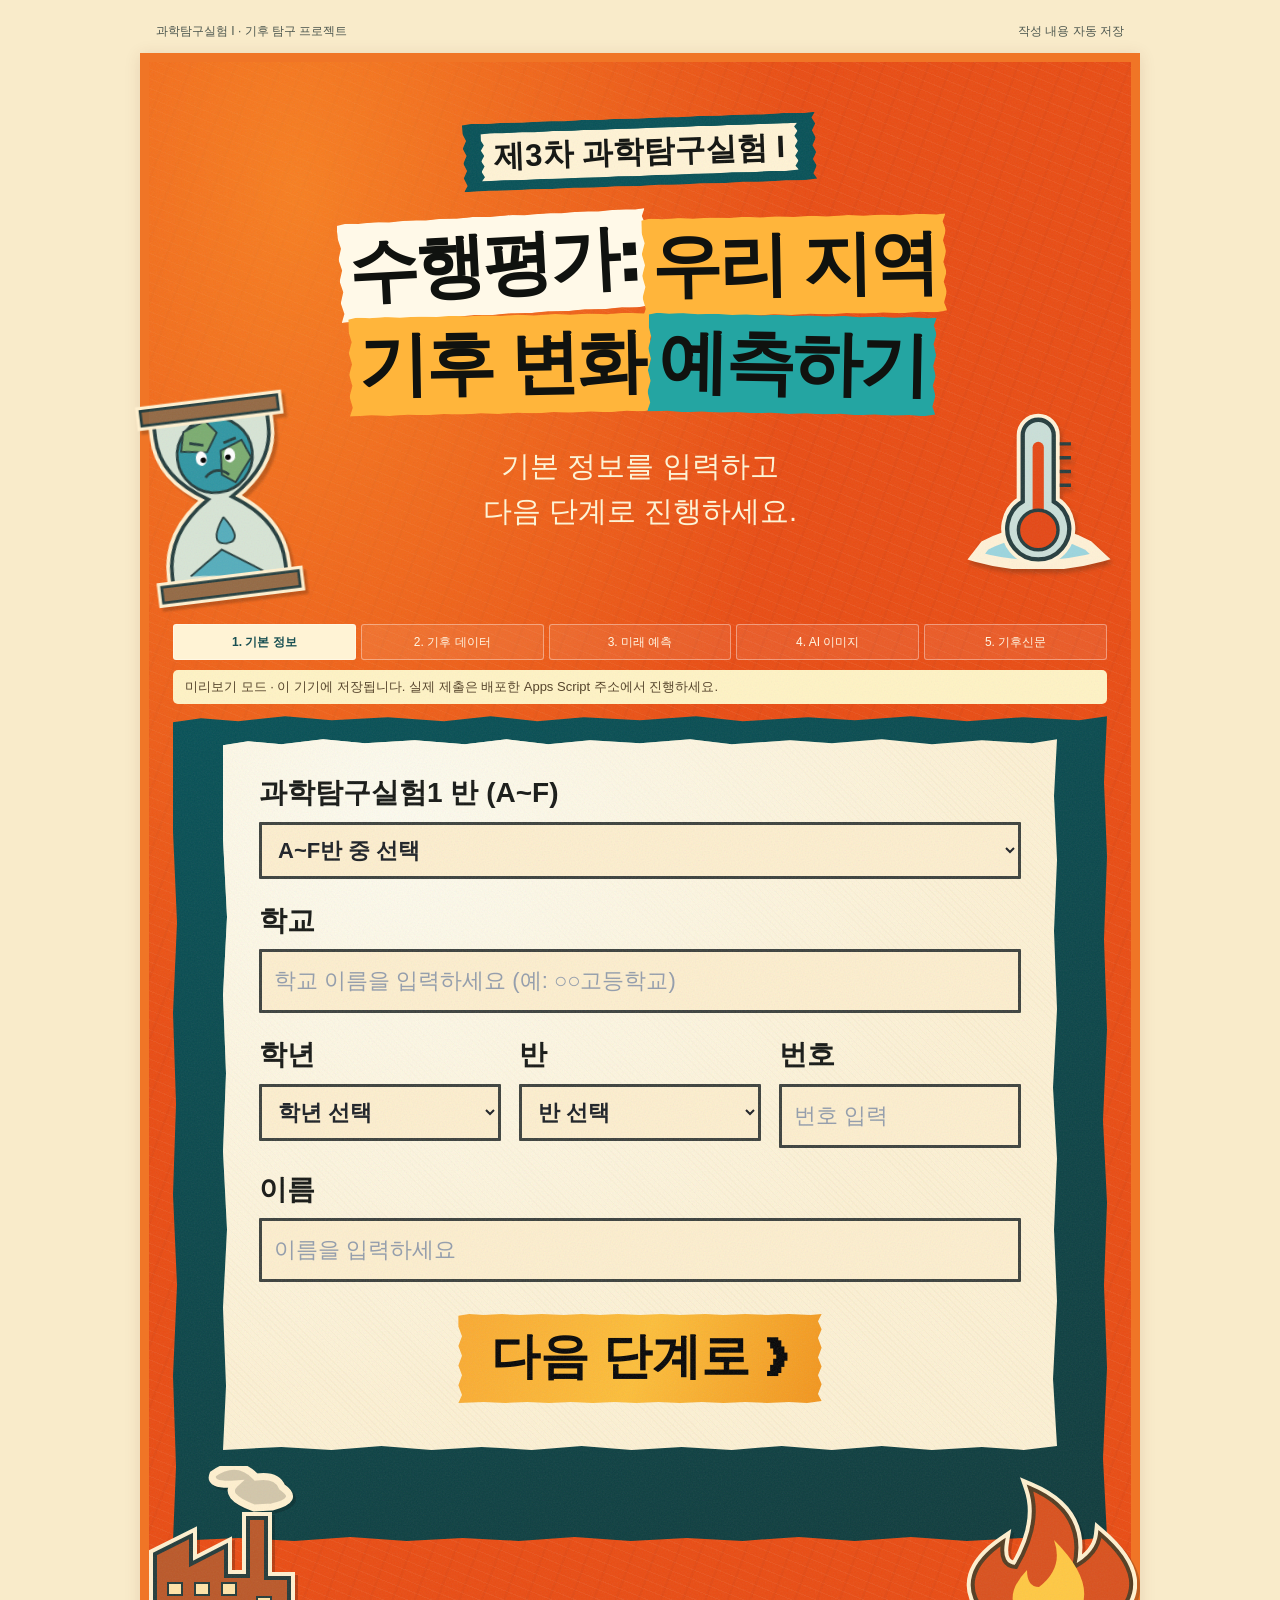
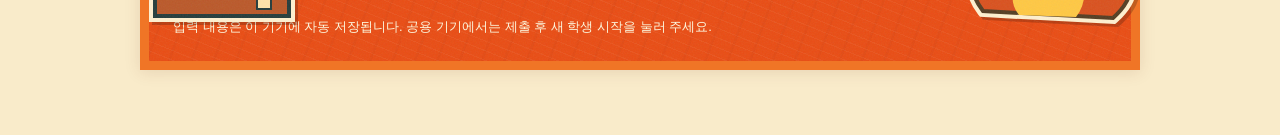
<file: source/index.html>
<!doctype html>
<html lang="ko">
<head>
  <meta charset="UTF-8">
  <meta name="viewport" content="width=device-width, initial-scale=1">
  <meta name="theme-color" content="#d84716">
  <title>우리 지역 기후 변화 예측하기 · 과학탐구실험 I</title>
  <link rel="stylesheet" href="styles.css">
</head>
<body>
  <a class="skip" href="#main">본문으로 이동</a>
  <div class="utility"><span>과학탐구실험 I · 기후 탐구 프로젝트</span><span id="saveStatus" role="status">작성 내용 자동 저장</span></div>
  <main id="main" tabindex="-1"></main>
  <dialog id="modal" aria-labelledby="modalTitle"><div id="modalBody"></div></dialog>
  <div id="toast" role="status" aria-live="polite"></div>
  <script src="app.js"></script>
</body>
</html>
</file>
<file: source/styles.css>
:root{--orange:#e94c13;--amber:#ffb53b;--teal:#075157;--cream:#fff3d5;--ink:#10120f;--blue:#104c80;--red:#dc3510;--edge:polygon(0 2%,3% 0,7% 1%,12% 0,17% 1%,23% 0,29% 1%,34% 0,39% 1%,44% 0,50% 1%,56% 0,61% 1%,68% 0,73% 1%,79% 0,85% 1%,91% 0,97% 1%,100% 0,99% 8%,100% 17%,99% 27%,100% 38%,99% 49%,100% 59%,99% 69%,100% 79%,99% 90%,100% 98%,96% 100%,91% 99%,85% 100%,79% 99%,73% 100%,67% 99%,61% 100%,55% 99%,49% 100%,43% 99%,37% 100%,31% 99%,25% 100%,19% 99%,13% 100%,7% 99%,0 100%,1% 91%,0 80%,1% 69%,0 58%,1% 47%,0 36%,1% 25%,0 14%)}
*{box-sizing:border-box}body{margin:0;background:#f9ebca;color:var(--ink);font-family:"Malgun Gothic","Apple SD Gothic Neo",sans-serif;line-height:1.55}button,input,select,textarea{font:inherit}button,a,input,select,textarea{-webkit-tap-highlight-color:transparent}button{cursor:pointer}button:disabled{cursor:wait;opacity:.6}a{color:var(--blue)}:focus-visible{outline:3px solid #176bbc;outline-offset:4px}.skip{position:fixed;top:-80px;z-index:50;background:white;padding:12px}.skip:focus{top:8px}.utility{max-width:1000px;margin:12px auto;display:flex;justify-content:space-between;gap:10px;padding:0 16px;font-size:12px;color:#4d574f}.shell{max-width:1000px;margin:0 auto 28px;padding:24px 24px 18px;border:9px solid #f07526;background-color:var(--orange);background-image:radial-gradient(ellipse at 15% 8%,#ff9827a8,transparent 43%),repeating-linear-gradient(22deg,#ffffff0b 0 1px,transparent 1px 9px),repeating-linear-gradient(110deg,transparent 0 18px,#aa321215 19px 21px);position:relative;box-shadow:0 2px 15px #6b2c1520;isolation:isolate}.shell:after,.paper:after{content:"";position:absolute;inset:0;pointer-events:none;z-index:2;opacity:.22;background-image:url("data:image/svg+xml,%3Csvg xmlns='http://www.w3.org/2000/svg' width='160' height='160'%3E%3Cfilter id='n'%3E%3CfeTurbulence type='fractalNoise' baseFrequency='.68' numOctaves='3' stitchTiles='stitch'/%3E%3C/filter%3E%3Cpath filter='url(%23n)' opacity='.38' d='M0 0h160v160H0z'/%3E%3C/svg%3E")}.hero{position:relative;padding-bottom:20px;min-height:210px}.course{display:inline-block;background:var(--teal);padding:10px 18px;transform:rotate(-2deg);clip-path:var(--edge);font-size:25px;font-weight:900}.course span{display:block;background:var(--cream);padding:0 13px;clip-path:var(--edge)}h1{position:relative;z-index:3;margin:22px 0 15px;line-height:1.2;letter-spacing:-3px;font-size:clamp(30px,4.75vw,55px);font-weight:1000;max-width:92%}.banner{display:inline-block;padding:6px 10px 9px;clip-path:var(--edge);background:var(--amber);transform:rotate(-1deg)}.banner.white{background:#fff9e8;transform:rotate(-3deg)}.banner.teal{background:#24a5a2;transform:rotate(1deg)}.subtitle{color:#fff6d7;font-size:22px;margin:8px 0;max-width:80%}.mascot{position:absolute;width:158px;height:172px;right:-16px;top:-12px;filter:drop-shadow(2px 4px 2px #45291655);z-index:1}.hero h1 .banner{margin-right:-5px}.toolbar{display:flex;justify-content:flex-end;gap:8px;flex-wrap:wrap}.small-button,.portal{display:inline-flex;align-items:center;justify-content:center;text-decoration:none;padding:8px 14px;border:2px solid #fff6dd;border-radius:8px;background:var(--blue);color:white;font-weight:800;font-size:15px;box-shadow:2px 3px 0 #533c3040}.portal{background:#e94c13}.progress{display:flex;gap:5px;list-style:none;padding:10px 0;margin:0;color:#fff7e4;position:relative;z-index:4}.progress li{flex:1}.progress button{width:100%;padding:8px 3px;background:#ffffff15;border:1px solid #ffffff60;color:inherit;border-radius:3px;font-size:12px}.progress .active{background:var(--cream);color:#184f52;font-weight:900}.progress button:disabled{opacity:1;cursor:default}.teal-frame{background-color:var(--teal);background-image:repeating-linear-gradient(130deg,transparent 0 10px,#ffffff09 10px 16px);padding:15px 15px 10px;clip-path:var(--edge)}.paper{position:relative;background:var(--cream);background-image:radial-gradient(ellipse at 20% 10%,#fffdf0,transparent 65%),repeating-linear-gradient(45deg,#c7ab7210 0 1px,transparent 1px 5px);padding:20px 20px 23px;margin-bottom:16px;clip-path:var(--edge)}h2{display:table;background:linear-gradient(105deg,#ffc44b,#ffae2c,#ffc568);clip-path:var(--edge);font-size:30px;font-weight:1000;letter-spacing:-1.2px;margin:0 0 12px;padding:3px 16px 5px;line-height:1.4}h3{margin:7px 0;font-size:22px}p{margin:8px 0 14px}.hint{color:#555e69;font-size:15px}.field{display:block;margin-bottom:16px;font-size:21px;font-weight:800}.field input,.field select,.field textarea{display:block;width:100%;margin-top:7px}.field.inline{display:flex;align-items:center;gap:16px}.field.inline input{margin:0;flex:1;min-width:0}input,select,textarea{border:1.5px solid #707d86;background:#fffefb;border-radius:6px;padding:11px 13px;color:#171b20;font-size:18px;min-width:0}textarea{resize:vertical;min-height:125px;width:100%;line-height:1.65;font-weight:400}input::placeholder,textarea::placeholder{color:#929cab;opacity:1;font-weight:400}.grid3{display:grid;grid-template-columns:repeat(3,1fr);gap:18px}.grid2{display:grid;grid-template-columns:1.2fr 1fr;gap:14px}.meta{display:flex;gap:14px;margin-bottom:18px}.meta span{flex:1;border:1px solid #97a3ac;background:#fffdf9;border-radius:5px;padding:8px 14px;text-align:center;font-weight:800;font-size:18px}.example{background:#fffaf0;border:1px solid #c8b99c;border-radius:12px;padding:10px}.example h3{background:var(--amber);clip-path:var(--edge);display:table;padding:4px 10px;font-size:21px}.sample-table{border-collapse:collapse;width:100%;font-size:12px;background:white;text-align:center}.sample-table td,.sample-table th{border:1px solid #bac4cc;padding:4px}.sample-table th{background:#e9eef0}.upload{position:relative;border:3px dashed #19b6e4;border-radius:9px;min-height:210px;background:#fff;display:flex;flex-direction:column;align-items:center;justify-content:center;text-align:center;padding:20px;cursor:pointer;color:#103b78;overflow:hidden}.upload input{position:absolute;width:1px;height:1px;opacity:0}.upload:focus-within{outline:3px solid #176bbc;outline-offset:3px}.upload svg{width:88px;height:84px;margin-bottom:10px}.upload strong{font-size:20px}.upload small{color:#30373b;margin-top:8px}.upload img{max-width:100%;max-height:260px;object-fit:contain;margin-bottom:10px}.upload.large{min-height:285px}.file-note{font-size:12px;margin:5px 0;color:#545953}.file-remove{background:none;border:0;text-decoration:underline;color:#8a2716;padding:5px}.year-scroll{overflow-x:auto;margin-bottom:8px}.year-table{border-collapse:separate;border-spacing:0;width:100%;table-layout:fixed;border:1px solid #c2b293;border-radius:6px;overflow:hidden;min-width:660px;font-size:12px;text-align:center}.year-table th,.year-table td{border-right:1px solid #c2b293;border-bottom:1px solid #c2b293;padding:4px 2px}.year-table th:first-child{width:75px}.year-table input{width:100%;padding:7px 2px;border:1px solid #a6a08d;border-radius:3px;font-size:13px;text-align:center}.unit{text-align:right;margin:0;font-size:13px}.chart-example{position:relative;background:white;border:1px solid #cbbfaa;padding:8px;border-radius:8px}.chart-example svg{width:100%;height:160px}.stamp{position:absolute;inset:42% 5% auto;border:4px solid #eb2819;font-size:clamp(20px,3.6vw,39px);font-weight:1000;color:#eb2819;transform:rotate(-1deg);text-align:center;background:#ffffffb8}.trend{display:grid;grid-template-columns:repeat(3,1fr);gap:10px;border:0;padding:0;margin:8px 0}.trend legend{font-size:21px;font-weight:900;margin-bottom:10px}.trend label{display:flex;align-items:center;gap:7px;background:#fffdfa;border:1px solid #8998a7;border-radius:6px;padding:10px;font-weight:800;font-size:16px;cursor:pointer}.trend label:has(input:checked){border:2px solid #e73c1a;color:#da361b;background:#fff8eb}.trend input{accent-color:#e73c1a;width:19px;height:19px}.trend b{font-size:27px}.question{margin:15px 0}.question label{display:flex;align-items:center;gap:12px;font-size:21px;font-weight:900;margin-bottom:9px}.number{flex:none;display:inline-grid;place-items:center;background:#df390e;border:2px solid #fff8da;border-radius:50%;color:white;font-size:26px;width:44px;height:44px}.think{float:right;background:#ffe39d;border:3px solid #fffdf0;border-radius:20px;padding:12px;width:260px;box-shadow:2px 4px 0 #74623122;font-size:14px;transform:rotate(1deg)}.think strong{display:table;background:var(--teal);color:white;padding:3px 8px;margin-top:-23px;margin-bottom:8px}.checks{display:grid;gap:5px;margin-top:12px;clear:both}.check{display:flex;align-items:flex-start;gap:12px;font-size:16px;padding:7px 9px;background:#ffffff6e;border-radius:4px;cursor:pointer}.check input{width:21px;height:21px;flex:none;accent-color:var(--teal);margin:2px 0}.future-row{display:grid;grid-template-columns:160px 1fr;gap:13px}.future-row .field{font-size:17px;background:#e3f3fa;padding:8px;border-radius:7px}.prompt-example{background:#dff0f6;border:1px solid #9fd7e9;padding:17px;border-radius:10px;font-size:21px;font-weight:800}.prompt-label{background:#ff4651;color:white;padding:4px 12px;display:table;margin-top:12px;font-size:21px;font-weight:900;clip-path:var(--edge)}.prompt-field{border:2px solid #ff6670}.essay textarea{min-height:210px}.newspaper{border:2px solid #b5a079;padding:12px;box-shadow:4px 4px 0 #c3b79a;position:relative;background:repeating-linear-gradient(0deg,#fffaee 0 30px,#cfbd9820 30px 31px)}.newspaper h3{font-size:29px;text-align:center;border-top:2px solid;border-bottom:2px solid;padding:7px;margin-top:0}.nav{display:flex;align-items:center;justify-content:center;gap:26px;padding:8px 8px 15px;position:relative}.nav button{font-weight:1000;border:0;clip-path:var(--edge);filter:drop-shadow(2px 3px 2px #0005);line-height:1.2}.next{background:linear-gradient(110deg,#fca92c,#ffbe35,#f49317);padding:13px 33px 17px;font-size:40px}.back{background:var(--cream);font-size:20px;padding:13px 20px}.decor-bottom{position:absolute;width:88px;height:95px;bottom:0;right:-11px;pointer-events:none}.cover .hero{text-align:center;padding-top:32px;padding-bottom:72px}.cover .course{font-size:31px}.cover h1{max-width:100%;font-size:clamp(37px,6.2vw,70px);margin:30px 0}.cover .subtitle{max-width:100%;font-size:29px}.cover .mascot{top:210px;right:-7px;width:155px;height:175px}.cover .teal-frame{padding:23px 50px 75px;background:linear-gradient(160deg,var(--teal),#103b3c)}.cover .paper{padding:32px 36px}.cover .field{font-size:28px;margin-bottom:20px}.cover input,.cover select{border:3px solid #383d39;border-radius:1px;background:#fff0cf;padding:12px;font-size:22px}.cover .nav{margin-top:24px}.cover .next{font-size:49px}.completion{text-align:center;padding:35px 20px}.completion h2{display:table;margin:15px auto}.completion .success-icon{font-size:70px;color:var(--teal)}.completion dl{display:grid;grid-template-columns:1fr 2fr;text-align:left;max-width:550px;margin:25px auto;background:#ffffff8c;padding:18px;gap:9px;font-size:15px}.completion dt{font-weight:900}.completion dd{margin:0;overflow-wrap:anywhere}.status-note{font-size:13px;margin:6px 0;color:#314d4d}.mode-note{background:#fff3c5;padding:7px 12px;font-size:13px;color:#534127;border-radius:5px;margin-bottom:12px}.error{border:2px solid #dc3510;background:#fff0e9;color:#92270e;padding:13px;margin:10px 0;border-radius:5px}.error a{color:inherit}.invalid{border-color:#dc3510!important}dialog{border:0;padding:0;background:transparent;max-width:650px;width:calc(100% - 32px);max-height:90vh;overflow-y:auto;box-shadow:6px 10px 25px #0006}dialog::backdrop{background:#0009}.modal-paper{background:var(--cream);padding:26px;position:relative}.modal-paper h2{font-size:30px;margin-right:25px}.modal-close{position:absolute;right:12px;top:8px;font-size:31px;background:none;border:0}.guide{list-style:none;padding:0;counter-reset:guide}.guide li{counter-increment:guide;position:relative;padding-left:47px;margin:18px 0;font-size:17px;font-weight:700}.guide li:before{content:counter(guide);position:absolute;left:0;top:0;border-radius:50%;background:#ec390f;color:white;width:34px;height:34px;text-align:center;font-size:23px;font-weight:900}.guide .crumbs{display:flex;gap:5px;flex-wrap:wrap;margin:8px 0}.crumbs span{background:white;border:1px solid #a9b6bc;border-radius:5px;padding:5px 9px;font-size:14px}.modal-actions{display:flex;gap:12px;justify-content:center;margin-top:22px}.modal-actions button{border:0;padding:12px 20px;border-radius:5px;font-weight:900;background:#e4e2d9;font-size:19px}.modal-actions .confirm{background:var(--teal);color:white}#toast{position:fixed;bottom:22px;left:50%;transform:translateX(-50%);background:#163e40;color:white;padding:12px 18px;border-radius:7px;z-index:30;display:none;max-width:90%;font-size:14px}.recovery{margin:14px auto;max-width:550px}.recovery summary{cursor:pointer;font-size:14px}.recovery code{display:block;overflow-wrap:anywhere;background:white;font-size:13px;padding:10px;user-select:all}.busy{position:fixed;inset:0;background:#fff5dcda;z-index:40;display:grid;place-items:center;text-align:center}.busy strong{font-size:25px;display:block}.busy .spinner{width:45px;height:45px;margin:0 auto 18px;border:5px solid #b8d9d8;border-top-color:var(--teal);border-radius:50%;animation:spin 1s linear infinite}@keyframes spin{to{transform:rotate(360deg)}}
.paper,.teal-frame{clip-path:polygon(0 6px,3% 2px,7% 5px,12% 0,17% 4px,23% 1px,29% 5px,34% 0,39% 5px,44% 1px,50% 4px,56% 0,61% 5px,68% 1px,73% 4px,79% 0,85% 5px,91% 1px,97% 4px,100% 0,calc(100% - 3px) 8%,100% 17%,calc(100% - 3px) 27%,100% 38%,calc(100% - 4px) 49%,100% 59%,calc(100% - 3px) 69%,100% 79%,calc(100% - 4px) 90%,100% calc(100% - 4px),96% 100%,91% calc(100% - 3px),85% 100%,79% calc(100% - 4px),73% 100%,67% calc(100% - 4px),61% 100%,55% calc(100% - 3px),49% 100%,43% calc(100% - 4px),37% 100%,31% calc(100% - 3px),25% 100%,19% calc(100% - 4px),13% 100%,7% calc(100% - 3px),0 100%,3px 91%,0 80%,4px 69%,0 58%,3px 47%,0 36%,4px 25%,0 14%)}.environment{display:flex;justify-content:space-between;align-items:flex-end;margin:-75px -30px -20px;position:relative;pointer-events:none}.environment svg{width:180px;height:165px;filter:drop-shadow(3px 3px 0 #0003)}.cover .hourglass{position:absolute;left:-38px;bottom:4px;width:170px;height:225px;transform:rotate(-7deg);pointer-events:none;filter:drop-shadow(3px 4px 1px #0003)}.cover .hourglass svg{width:100%;height:100%}.cover .mascot{top:320px}
@media(max-width:650px){.cover .hourglass{width:66px;height:92px;left:-8px;bottom:10px}.shell.cover .mascot{top:285px}}
@media(min-width:1100px){body{padding:10px 0 30px}.shell{margin-bottom:35px}}@media(max-width:650px){.utility{font-size:10px;flex-wrap:wrap}.shell{padding:15px 9px 8px;border-width:5px;margin:0 6px 15px}.hero{min-height:185px}.course{font-size:18px;padding:7px 10px}.course span{padding:2px 6px}.mascot{width:85px;height:100px;right:-2px;top:-8px}h1{font-size:32px;letter-spacing:-1.7px;max-width:98%;margin-top:22px}.subtitle{font-size:17px;max-width:100%}.toolbar{justify-content:flex-start}.small-button,.portal{font-size:12px;padding:7px 9px}.progress button{font-size:10px}.teal-frame{padding:10px 8px}.paper{padding:17px 12px}.grid2{grid-template-columns:1fr}.grid3{gap:8px}.field,.question label{font-size:17px}.field.inline{gap:10px;display:block}.field.inline input{margin-top:7px;width:100%}h2{font-size:23px;padding:5px 9px}input,select,textarea{font-size:16px;padding:10px 9px}.meta{gap:7px}.meta span{font-size:12px;padding:8px 5px}.trend{grid-template-columns:1fr;gap:6px}.trend label{font-size:15px;padding:8px 10px}.trend b{font-size:22px}.think{float:none;width:100%;margin:8px 0 22px}.number{width:34px;height:34px;font-size:21px}.question label{gap:7px}.checks .check{font-size:14px;padding:7px}.future-row{grid-template-columns:1fr}.prompt-example{font-size:16px}.newspaper h3{font-size:22px}.nav{gap:12px;padding:8px 0 20px}.next{font-size:28px;padding:12px 19px}.back{font-size:15px;padding:12px}.decor-bottom{width:51px;height:65px;right:-14px;bottom:-9px}.cover .hero{padding:25px 0 40px}.cover .course{font-size:21px}.cover h1{font-size:38px;margin:23px 0}.cover .subtitle{font-size:21px}.cover .mascot{top:212px;width:75px;height:95px}.cover .teal-frame{padding:15px 10px 35px}.cover .paper{padding:23px 16px}.cover .field{font-size:21px}.cover input,.cover select{font-size:16px;padding:10px 7px}.cover .next{font-size:33px}.environment{margin:-35px -15px -10px}.environment svg{width:90px;height:90px}.essay textarea{min-height:210px}.modal-paper{padding:23px 15px}.modal-paper h2{font-size:24px}.guide li{font-size:15px;padding-left:41px}.modal-actions button{font-size:16px;padding:11px 15px}.completion dl{font-size:13px;grid-template-columns:100px 1fr}.year-scroll{padding-bottom:7px}.upload.large{min-height:240px}}@media(prefers-reduced-motion:reduce){*{scroll-behavior:auto!important}.spinner{animation:none!important}}
</file>
